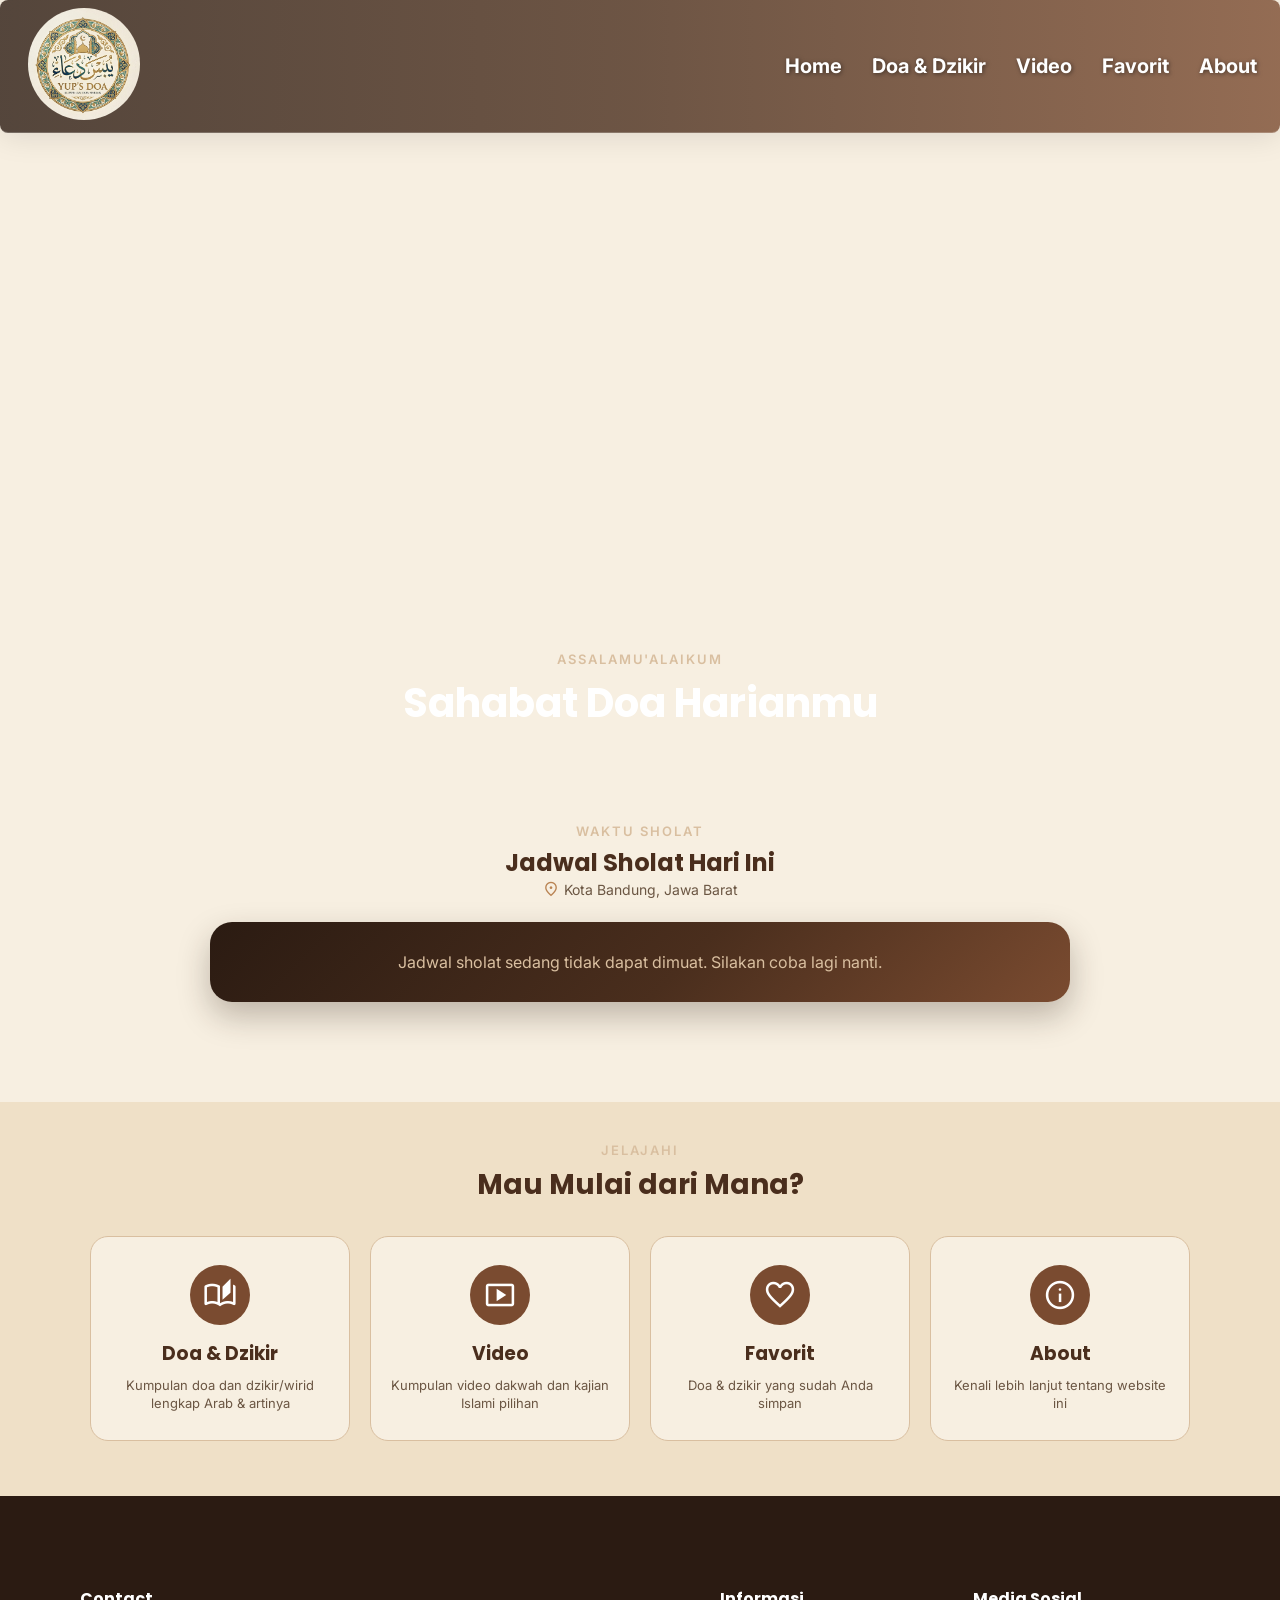
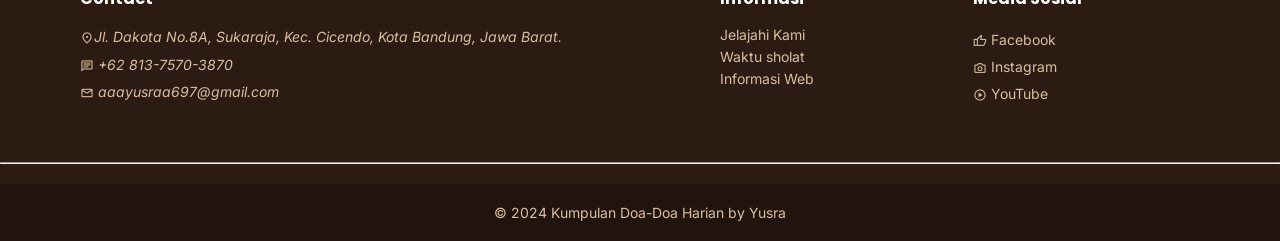
<file: index.html>
<!doctype html>
<html lang="id">
  <head>
    <meta charset="UTF-8" />
    <meta name="viewport" content="width=device-width, initial-scale=1.0" />
    <title>Yup'sDoa - Kumpulan Doa&Dzikir</title>
    <!--link buat google icon-->
    <link
      rel="stylesheet"
      href="https://fonts.googleapis.com/css2?family=Material+Symbols+Outlined"
    />
    <link rel="stylesheet" href="css/index.css" />
    <link rel="stylesheet" href="css/style.css" />
    <!--link google fonts-->
    <link
      href="https://fonts.googleapis.com/css2?family=Inter:wght@400;500;600&family=Poppins:wght@500;600;700&display=swap"
      rel="stylesheet"
    />
  </head>
  <body>
    <header>
      <div class="logo">
        <img src="./assets/logo-utama.jpg" alt="Logo Yup's Doa" />
      </div>
      <nav>
        <ul class="ul-nav">
          <li><a href="./index.html">Home</a></li>
          <li><a href="html/doa-dzikir.html">Doa & Dzikir</a></li>
          <li><a href="html/video.html">Video</a></li>
          <li><a href="html/favorit.html">Favorit</a></li>
          <li><a href="html/about.html">About</a></li>
        </ul>
      </nav>
    </header>

    <main>
      <!--buat tampilan vidio di HOME-->
      <div class="slider">
        <div class="slide">
          <video muted loop autoplay>
            <source src="assets/intro.mp4" type="video/mp4" />
          </video>
        </div>
        <!--buat teks area dalam vidio-->
        <div class="hero-caption">
          <p class="eyebrow">Assalamu'alaikum</p>
          <h1>Sahabat Doa Harianmu</h1>
        </div>
      </div>

      <!-- Jadwal Sholat khusus Kota Bandung -->
      <section class="jadwal-shalat" id="solat">
        <p class="eyebrow">Waktu Sholat</p>
        <h2>Jadwal Sholat Hari Ini</h2>
        <p class="jadwal-shalat-lokasi">
          <span class="material-symbols-outlined" aria-hidden="true"
            >location_on</span
          >Kota Bandung, Jawa Barat
        </p>
        <div class="jadwal-shalat-card" id="jadwal-shalat-card">
          <div class="loader"></div>
        </div>
      </section>

      <!-- pengenalan singkat tentang fitur web nya -->
      <section class="quick-menu" id="jelajah">
        <p class="eyebrow">Jelajahi</p>
        <h2>Mau Mulai dari Mana?</h2>
        <div class="menu-grid">
          <a class="menu-card" href="html/doa-dzikir.html">
            <span class="material-symbols-outlined" aria-hidden="true"
              >auto_stories</span
            >
            <h3>Doa & Dzikir</h3>
            <p>Kumpulan doa dan dzikir/wirid lengkap Arab & artinya</p>
          </a>
          <a class="menu-card" href="html/video.html">
            <span class="material-symbols-outlined" aria-hidden="true"
              >smart_display</span
            >
            <h3>Video</h3>
            <p>Kumpulan video dakwah dan kajian Islami pilihan</p>
          </a>
          <a class="menu-card" href="html/favorit.html">
            <span class="material-symbols-outlined" aria-hidden="true"
              >favorite</span
            >
            <h3>Favorit</h3>
            <p>Doa & dzikir yang sudah Anda simpan</p>
          </a>
          <a class="menu-card" href="html/about.html">
            <span class="material-symbols-outlined" aria-hidden="true"
              >info</span
            >
            <h3>About</h3>
            <p>Kenali lebih lanjut tentang website ini</p>
          </a>
        </div>
      </section>
    </main>

    <footer>
      <div class="footer-container">
        <div class="footer-section contact-section">
          <h3>Contact</h3>
          <address>
            <li>
              <span class="material-symbols-outlined" aria-hidden="true"
                >location_on</span
              >Jl. Dakota No.8A, Sukaraja, Kec. Cicendo, Kota Bandung, Jawa
              Barat.
            </li>
            <li>
              <span class="material-symbols-outlined" aria-hidden="true"
                >chat</span
              >
              +62 813-7570-3870
            </li>
            <li>
              <a href="mailto:aaayusraa697@gmail.com"
                ><span class="material-symbols-outlined" aria-hidden="true"
                  >Email</span
                >
                aaayusraa697@gmail.com</a
              >
            </li>
          </address>
        </div>
        <!-- Footer information section -->
        <div class="footer-section info-section">
          <h3>Informasi</h3>
          <ul>
            <li><a href="#jelajah">Jelajahi Kami</a></li>
            <li><a href="#solat">Waktu sholat</a></li>
            <li><a href="/html/about.html" target="_self">Informasi Web</a></li>
          </ul>
        </div>
        <!-- Footer grup social media -->
        <div class="footer-section social-section">
          <h3>Media Sosial</h3>
          <ul>
            <li>
              <a href="https://web.facebook.com"
                ><span class="material-symbols-outlined" aria-hidden="true"
                  >thumb_up</span
                >
                Facebook</a
              >
            </li>
            <li>
              <a href="https://www.instagram.com/__aprllsda04/?__pwa=1"
                ><span class="material-symbols-outlined" aria-hidden="true"
                  >photo_camera</span
                >
                Instagram</a
              >
            </li>
            <li>
              <a href="https://www.youtube.com/?bp=wgUCEAE%3D"
                ><span class="material-symbols-outlined" aria-hidden="true"
                  >play_circle</span
                >
                YouTube</a
              >
            </li>
          </ul>
        </div>
      </div>
      <hr />

      <div class="footer-bottom">
        <p>&copy; 2024 Kumpulan Doa-Doa Harian by Yusra</p>
      </div>
    </footer>
    <script src="js/index.js"></script>
  </body>
</html>
</file>
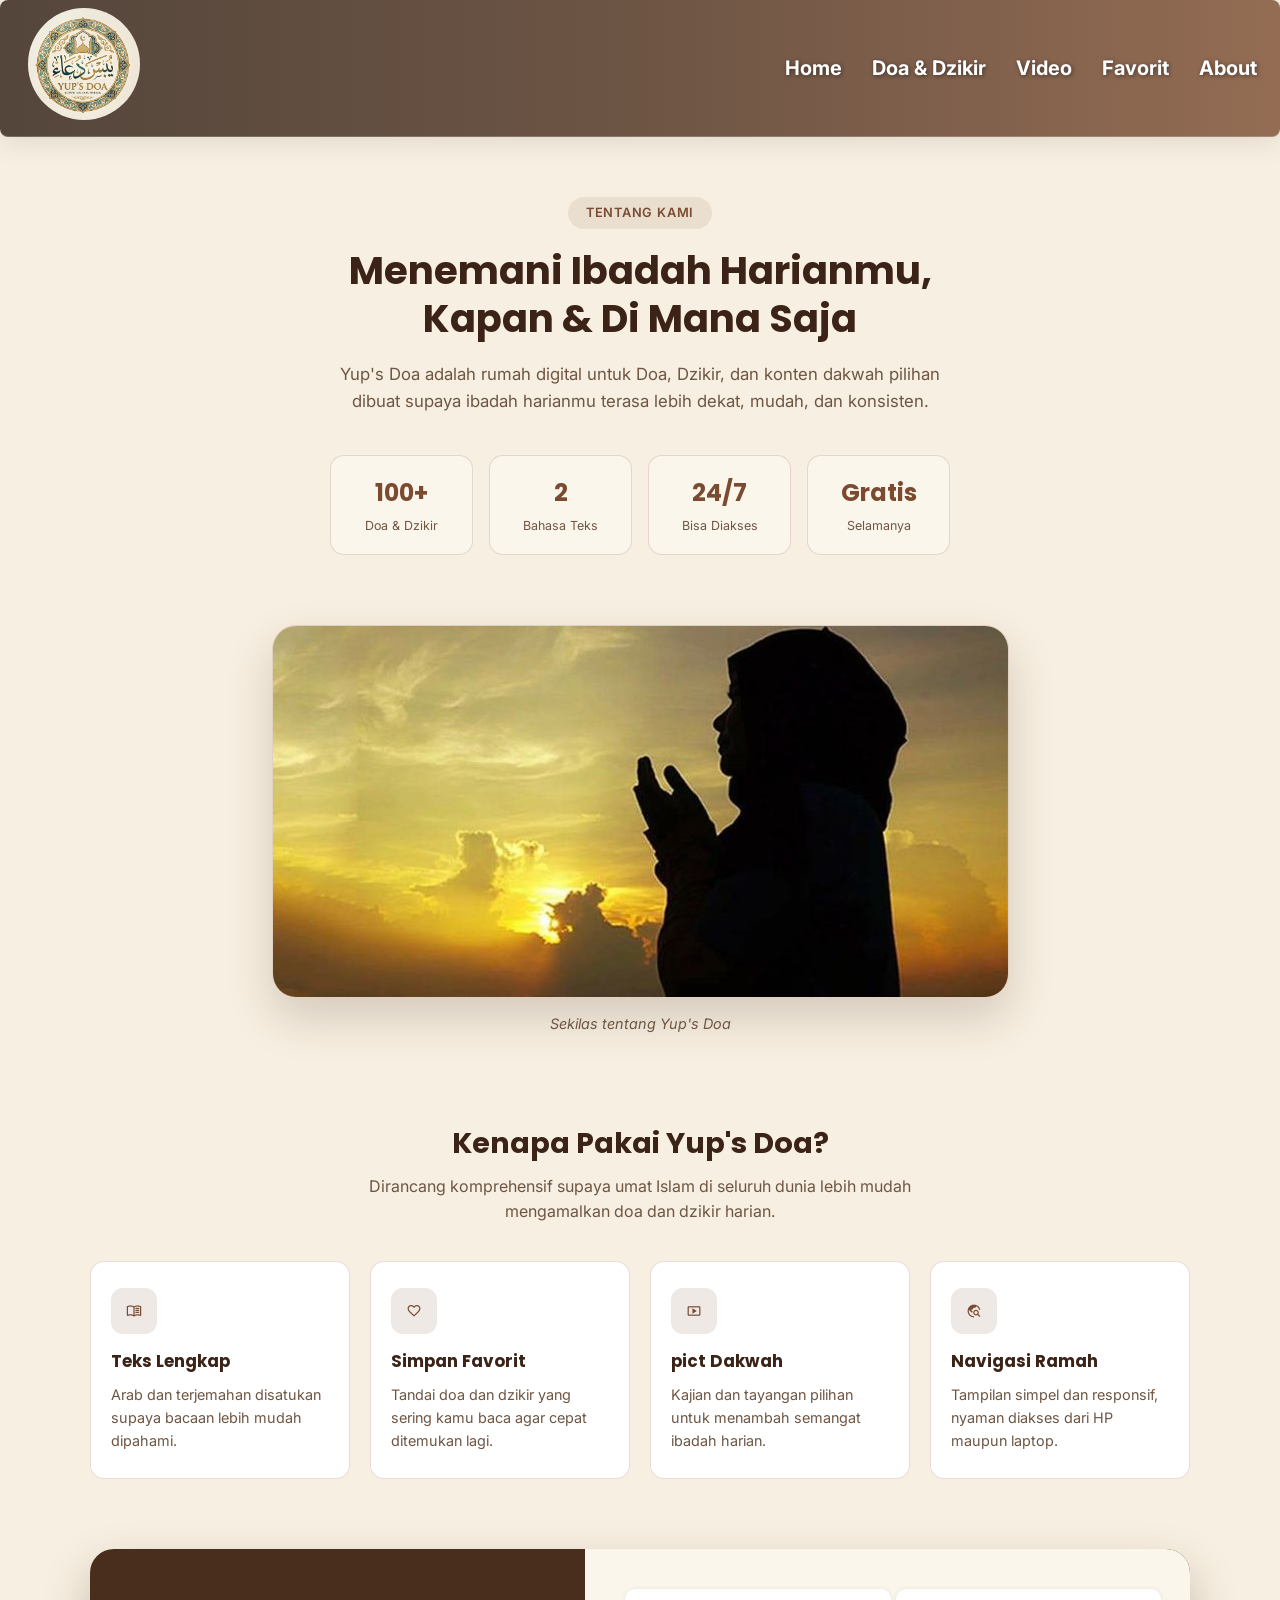
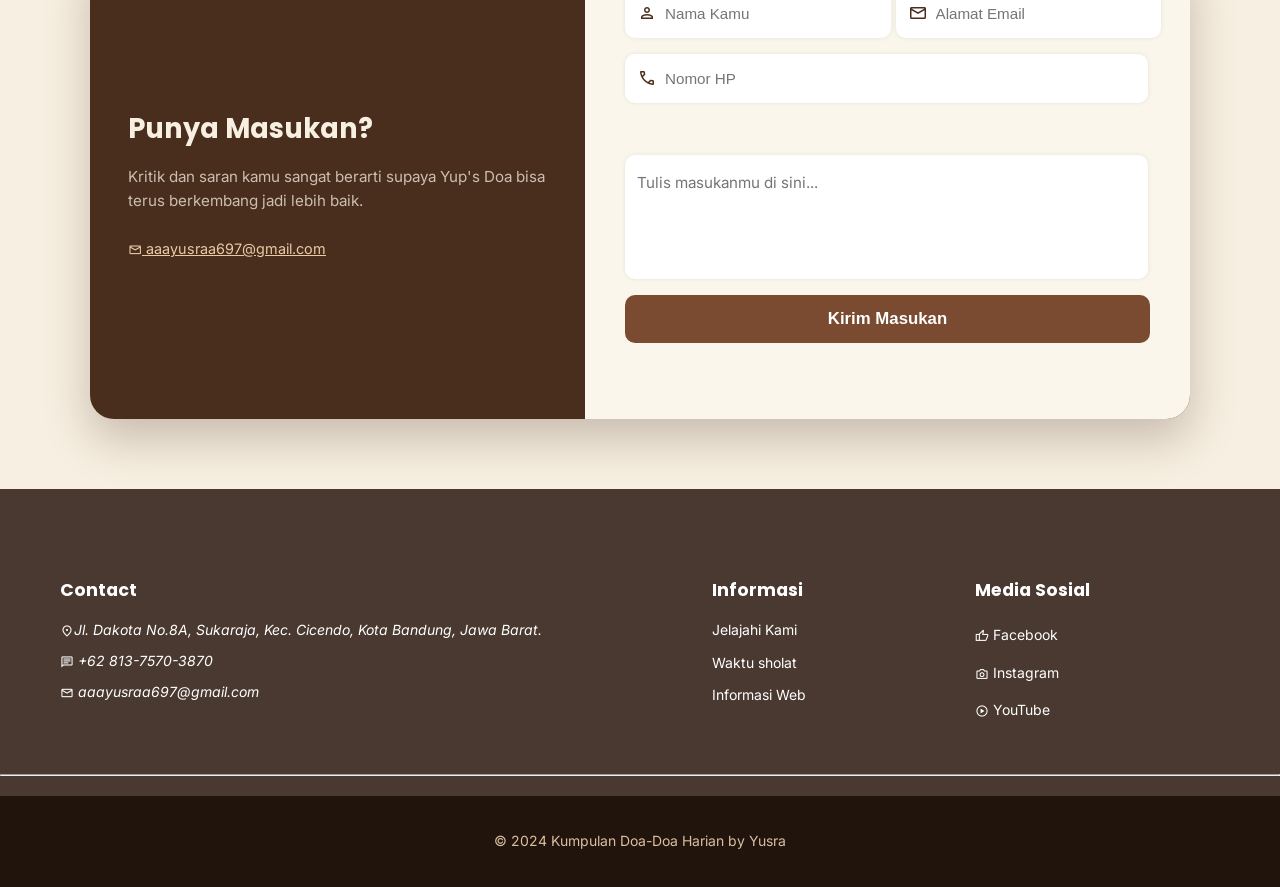
<file: html/about.html>
<!DOCTYPE html>
<html lang="id">
  <head>
    <meta charset="UTF-8" />
    <meta name="viewport" content="width=device-width, initial-scale=1.0" />
    <title>About Yup's Doa Harian</title>
    <link rel="stylesheet" href="https://fonts.googleapis.com/css2?family=Material+Symbols+Outlined" />
    <link rel="stylesheet" href="../css/about.css" />
    <link rel="stylesheet" href="../css/style.css" />
    <link href="https://fonts.googleapis.com/css2?family=Inter:wght@400;500;600&family=Poppins:wght@500;600;700;800&display=swap" rel="stylesheet">
  </head>
  <body>
    <!-- Navbar ditulis manual (logo + menu) -->
    <header>
      <div class="logo">
        <img src="../assets/logo-utama.jpg" alt="Logo Yup's Doa" />
      </div>
      <nav>
        <ul class="ul-nav">
          <li><a href="../index.html">Home</a></li>
          <li><a href="doa-dzikir.html">Doa & Dzikir</a></li>
          <li><a href="video.html">Video</a></li>
          <li><a href="favorit.html">Favorit</a></li>
          <li><a href="about.html">About</a></li>
        </ul>
      </nav>
    </header>

    <!--membuat section infoo-->
    <main id="info">
      <section class="about-hero">
        <div class="about-hero-badge">Tentang Kami</div>
        <h1 class="about-hero-title">
          Menemani Ibadah Harianmu, 
        </br>Kapan & Di Mana Saja
        </h1>
        <p class="about-hero-subtitle">
          Yup's Doa adalah rumah digital untuk Doa, Dzikir, dan konten dakwah
          pilihan dibuat supaya ibadah harianmu terasa lebih dekat, mudah,
          dan konsisten.
        </p>

        <!-- Statistik singkat -->
        <div class="about-stats">
          <div class="about-stats-item">
            <span class="about-stats-num">100+</span>
            <span class="about-stats-label">Doa & Dzikir</span>
          </div>
          <div class="about-stats-item">
            <span class="about-stats-num">2</span>
            <span class="about-stats-label">Bahasa Teks</span>
          </div>
          <div class="about-stats-item">
            <span class="about-stats-num">24/7</span>
            <span class="about-stats-label">Bisa Diakses</span>
          </div>
          <div class="about-stats-item">
            <span class="about-stats-num">Gratis</span>
            <span class="about-stats-label">Selamanya</span>
          </div>
        </div>
      </section>

      <!--Gambar profile-->
      <section class="about-pict-wrap">
        <!-- Pembungkus gambar, class ini yang memberi border-radius & shadow -->
        <div class="about-pict-frame">
          <img class="responsive-pict" src="../assets/gambar1.jpg" alt="Seseorang sedang berdoa saat matahari terbenam" />
        </div>
        <p class="about-pict-caption">Sekilas tentang Yup's Doa</p>
      </section>

      <!-- ============ grid keunggulan ============ -->
      <section class="about-features">
        <h2 class="section-heading">Kenapa Pakai Yup's Doa?</h2>
        <p class="section-subheading">
          Dirancang komprehensif supaya umat Islam di seluruh dunia lebih
          mudah mengamalkan doa dan dzikir harian.
        </p>
        <!-- Wadah grid untuk 4 kartu fitur di bawah ini -->
        <div class="feature-grid">
          <div class="feature-card">
            <span class="material-symbols-outlined feature-card-icon" aria-hidden="true">menu_book</span>
            <h3>Teks Lengkap</h3>
            <p>Arab dan terjemahan disatukan supaya bacaan lebih mudah dipahami.</p>
          </div>
          <div class="feature-card">
            <span class="material-symbols-outlined feature-card-icon" aria-hidden="true">favorite</span>
            <h3>Simpan Favorit</h3>
            <p>Tandai doa dan dzikir yang sering kamu baca agar cepat ditemukan lagi.</p>
          </div>
          <div class="feature-card">
            <span class="material-symbols-outlined feature-card-icon" aria-hidden="true">smart_display</span>
            <h3>pict Dakwah</h3>
            <p>Kajian dan tayangan pilihan untuk menambah semangat ibadah harian.</p>
          </div>
          <div class="feature-card">
            <span class="material-symbols-outlined feature-card-icon" aria-hidden="true">travel_explore</span>
            <h3>Navigasi Ramah</h3>
            <p>Tampilan simpel dan responsif, nyaman diakses dari HP maupun laptop.</p>
          </div>
        </div>
      </section>

      <!-- ============ FEEDBACK ============ -->
      <section class="about-feedback">
        <div class="feedback-panel">
          <div class="feedback-panel-intro">
            <h2>Punya Masukan?</h2>
            <p>
              Kritik dan saran kamu sangat berarti supaya Yup's Doa bisa terus
              berkembang jadi lebih baik.
            </p>
            <div class="feedback-contact-mini">
              <a href="mailto:aaayusraa697@gmail.com:"><span class="material-symbols-outlined" aria-hidden="true">mail</span>
              <span>aaayusraa697@gmail.com</span></a>
            </div>
          </div>

          <!-- form feedback -->
          <form id="feedback-form" class="feedback-panel-form">
            <div class="form-row">
              <div class="input-container">
                <span class="material-symbols-outlined" aria-hidden="true">person</span>
                <input type="text" id="name" name="name" placeholder="Nama Kamu" required />
              </div>
              <div class="input-container">
                <span class="material-symbols-outlined" aria-hidden="true">mail</span>
                <input type="email" id="email" name="email" placeholder="Alamat Email" required />
              </div>
            </div>
            <div class="input-container">
              <span class="material-symbols-outlined" aria-hidden="true">call</span>
              <input type="tel" id="phone" name="phone" placeholder="Nomor HP" maxlength="14" inputmode="numeric" required />
            </div>
            <span id="phone-error" class="input-error"></span>
            <div class="input-container input-container--textarea">
              <textarea id="message" name="message" placeholder="Tulis masukanmu di sini..." required></textarea>
            </div>
            <button type="submit">Kirim Masukan</button>
            <div id="form-response" class="form-response"></div>
          </form>
        </div>
      </section>
    </main>

    <footer>
      <div class="footer-container">
        <div class="footer-section contact-section">
          <h3>Contact</h3>
          <address>
            <li>
              <span class="material-symbols-outlined" aria-hidden="true">location_on</span>Jl. Dakota No.8A, Sukaraja, Kec. Cicendo,
              Kota Bandung, Jawa Barat.
            </li>
            <li><span class="material-symbols-outlined" aria-hidden="true">chat</span> +62 813-7570-3870</li>
            <li><a href="mailto:aaayusraa697@gmail.com"><span class="material-symbols-outlined" aria-hidden="true">Email</span> aaayusraa697@gmail.com</a></li>
          </address>
        </div>
        <div class="footer-section info-section">
          <h3>Informasi</h3>
            <ul>
              <li><a href="../index.html#jelajah" target="_self">Jelajahi Kami</a></li>
              <li><a href="../index.html#solat" target="_self">Waktu sholat</a></li>
              <li><a href="#info">Informasi Web</a></li>
            </ul>        
        </div>
        <div class="footer-section social-section">
          <h3>Media Sosial</h3>
          <ul>
            <li>
              <a href="https://web.facebook.com"
                ><span class="material-symbols-outlined" aria-hidden="true">thumb_up</span> Facebook</a
              >
            </li>
            <li>
              <a href="https://www.instagram.com/__aprllsda04/?__pwa=1"
                ><span class="material-symbols-outlined" aria-hidden="true">photo_camera</span> Instagram</a
              >
            </li>
            <li>
              <a href="www.youtube.com/@yusraaprilisda6"
                ><span class="material-symbols-outlined" aria-hidden="true">play_circle</span> YouTube</a
              >
            </li>
          </ul>
        </div>
      </div>
      <hr />
      <div class="footer-bottom">
        <p>&copy; 2024 Kumpulan Doa-Doa Harian by Yusra</p>
      </div>
    </footer>

    <script src="../js/about.js"></script>
  </body>
</html>
</file>
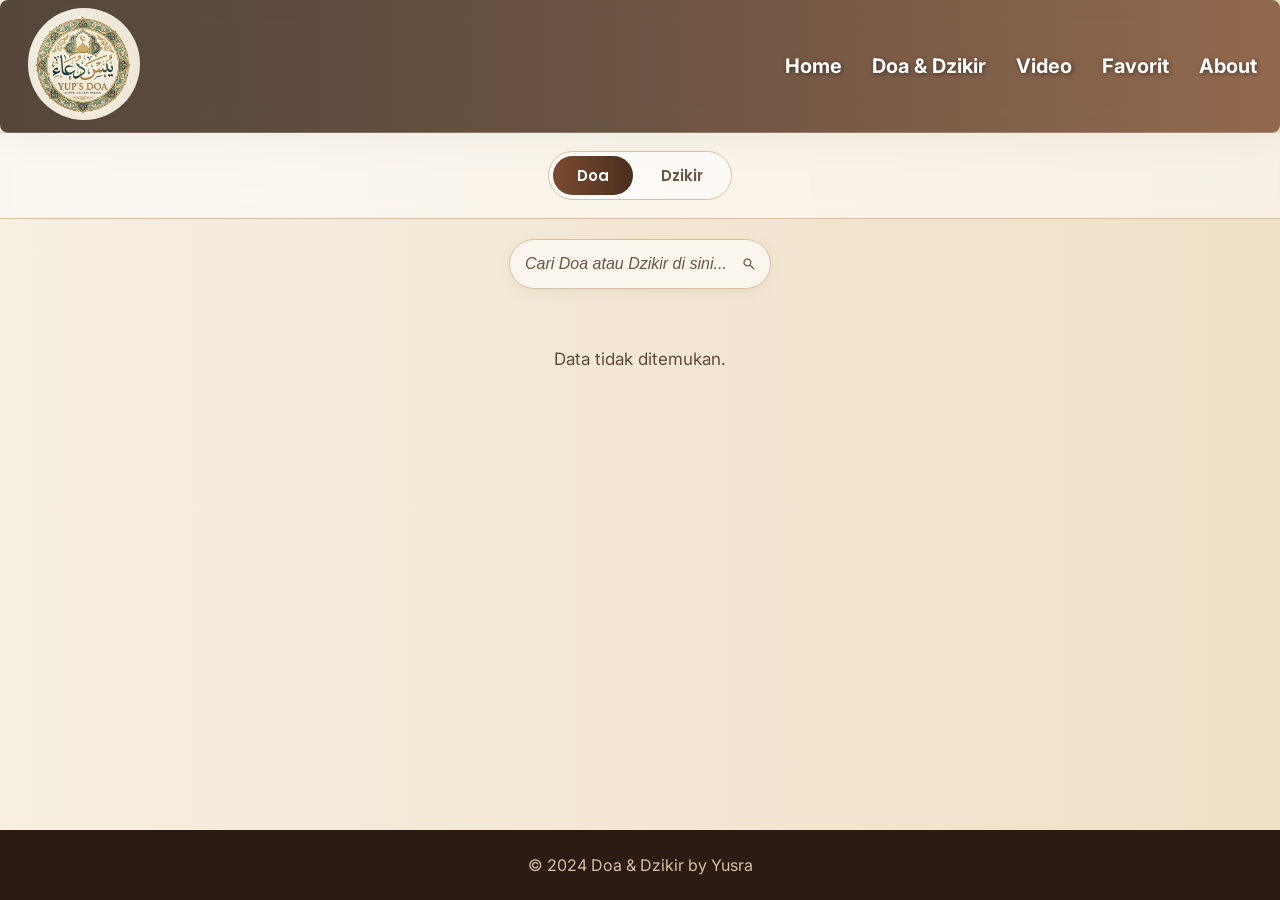
<file: html/doa-dzikir.html>
<!DOCTYPE html>
<html lang="id">
<head>
  <meta charset="UTF-8">
  <meta name="viewport" content="width=device-width, initial-scale=1.0">
  <title>Doa & Dzikir - Yup'sDoa</title>
  <link rel="stylesheet" href="https://fonts.googleapis.com/css2?family=Material+Symbols+Outlined" />
  <link rel="stylesheet" href="../css/doa-dzikir.css">
  <link rel="stylesheet" href="../css/style.css">
  <link href="https://fonts.googleapis.com/css2?family=Inter:wght@400;500;600&family=Poppins:wght@500;600;700&display=swap" rel="stylesheet">
</head>
<body>

  <!-- Buat Navbar paling atas-->
  <div class="dd-sticky-nav">
    <header>
      <div class="logo">
        <img src="../assets/logo-utama.jpg" alt="Logo Yup's Doa" />
      </div>
      <nav>
        <ul class="ul-nav">
          <li><a href="../index.html">Home</a></li>
          <li><a href="doa-dzikir.html">Doa & Dzikir</a></li>
          <li><a href="video.html">Video</a></li>
          <li><a href="favorit.html">Favorit</a></li>
          <li><a href="about.html">About</a></li>
        </ul>
      </nav>
    </header>

    <!-- Top bar khusus tab Doa/dzikir -->
    <div class="dd-topbar">
      <div class="dd-tabs" id="dd-tabs">
        <button type="button" class="dd-tab active" data-tab="doa">Doa</button>
        <button type="button" class="dd-tab" data-tab="dzikir">Dzikir</button>
      </div>
    </div>
  </div>

  <!-- Kotak pencarian -->
  <div class="search-container">
    <input type="text" id="search-input" placeholder="Cari Doa atau Dzikir di sini...">
    <span class="material-symbols-outlined" aria-hidden="true">search</span>
  </div>

  <!-- <main> awal berisi loader saja. Isinya berubah-ubah tergantung hal  -->
  <main id="dd-content">
    <!-- Loader ini tampil duluan sambil data dari API masih diambil. Begitu data siap, 
     doa-dzikir.js akan mengganti seluruh isi #dd-content ini dengan grid kategori -->
    <div class="loader"></div>
  </main>

  <!--buat botton tombol ke atas-->
  <button id="scroll-to-top" class="scroll-to-top">
    <span class="material-symbols-outlined" aria-hidden="true">arrow_upward</span>
  </button>

  <footer>
    <div class="footer-bottom">
      <p>&copy; 2024 Doa & Dzikir by Yusra</p>
    </div>
  </footer>

  <script src="../js/fav.js"></script>
  <script src="../js/doa-dzikir.js"></script>
</body>
</html>
</file>
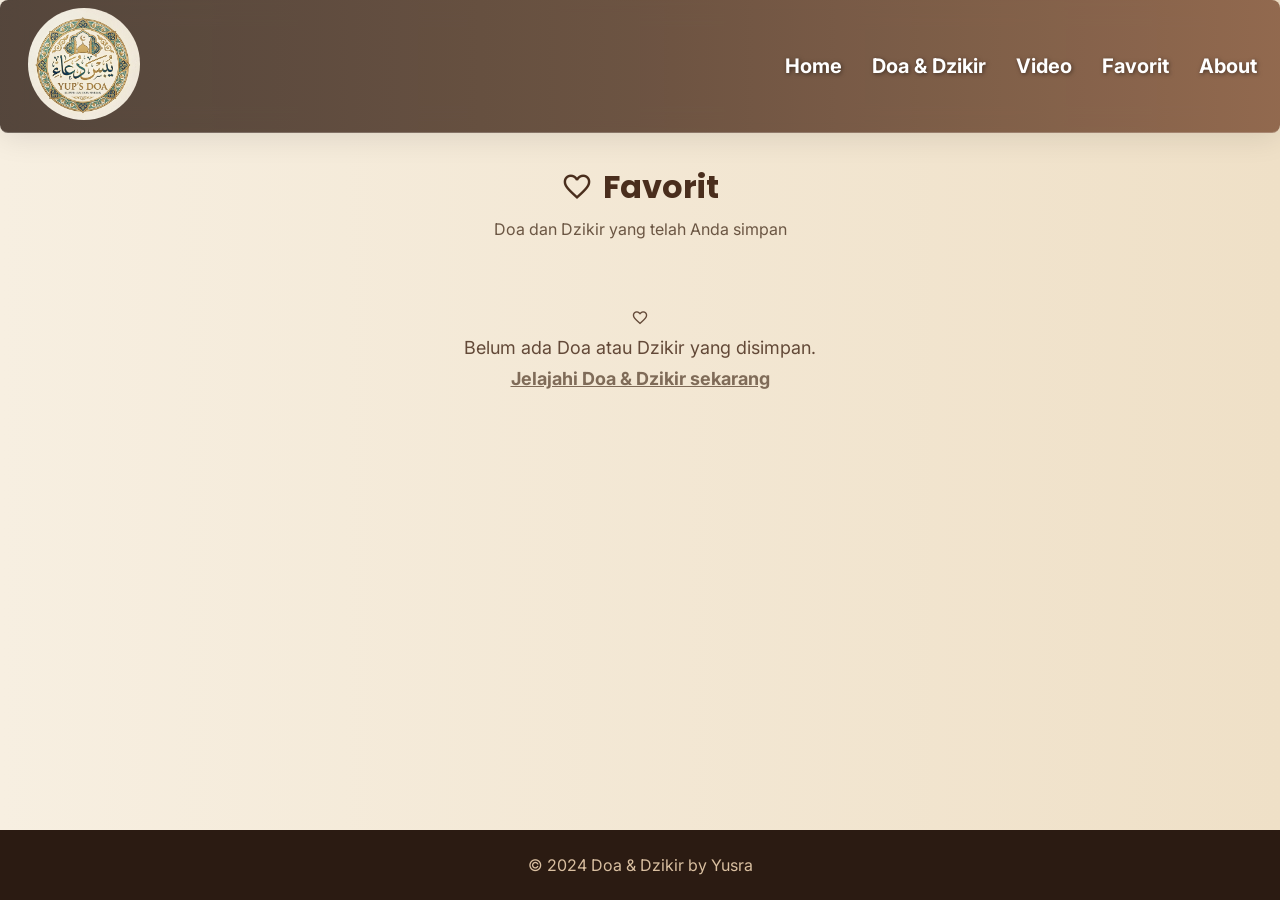
<file: html/favorit.html>
<!DOCTYPE html>
<html lang="id">
<head>
  <meta charset="UTF-8">
  <meta name="viewport" content="width=device-width, initial-scale=1.0">
  <title>Favorit - Yup'sDoa</title>
  <link rel="stylesheet" href="https://fonts.googleapis.com/css2?family=Material+Symbols+Outlined" />
  <link rel="stylesheet" href="../css/favorit.css">
  <link rel="stylesheet" href="../css/style.css">
  <link href="https://fonts.googleapis.com/css2?family=Inter:wght@400;500;600&family=Poppins:wght@500;600;700&display=swap" rel="stylesheet">
</head>
<body>
  <!-- Buat Navbar paling atas-->
  <header>
    <div class="logo">
      <img src="../assets/logo-utama.jpg" alt="Logo Yup's Doa" />
    </div>
    <nav>
      <ul class="ul-nav">
        <li><a href="../index.html">Home</a></li>
        <li><a href="doa-dzikir.html">Doa & Dzikir</a></li>
        <li><a href="video.html">Video</a></li>
        <li><a href="favorit.html">Favorit</a></li>
        <li><a href="about.html">About</a></li>
      </ul>

    </nav>

    <!--buat judul dan capt di awal-->
  </header>
  <div class="page-heading">
    <h1><span class="material-symbols-outlined" aria-hidden="true">favorite</span> Favorit</h1>
    <p>Doa dan Dzikir yang telah Anda simpan</p>
  </div>

  <!-- <main> ini awalnya kosong, isinya akan diisi sepenuhnya lewat favorit.js -->
  <main id="list-favorit">
  </main>

  <!-- Tombol scroll ke atas, favorit.js hanya mengatur kapan muncul/hilang (.show) dan aksi klik-nya -->
  <button id="scroll-to-top" class="scroll-to-top">
    <span class="material-symbols-outlined" aria-hidden="true">arrow_upward</span>
  </button>

  <footer>
    <div class="footer-bottom">
      <p>&copy; 2024 Doa & Dzikir by Yusra</p>
    </div>
  </footer>


  <script src="../js/fav.js"></script>
  <script src="../js/favorit.js"></script>
</body>
</html>
</file>
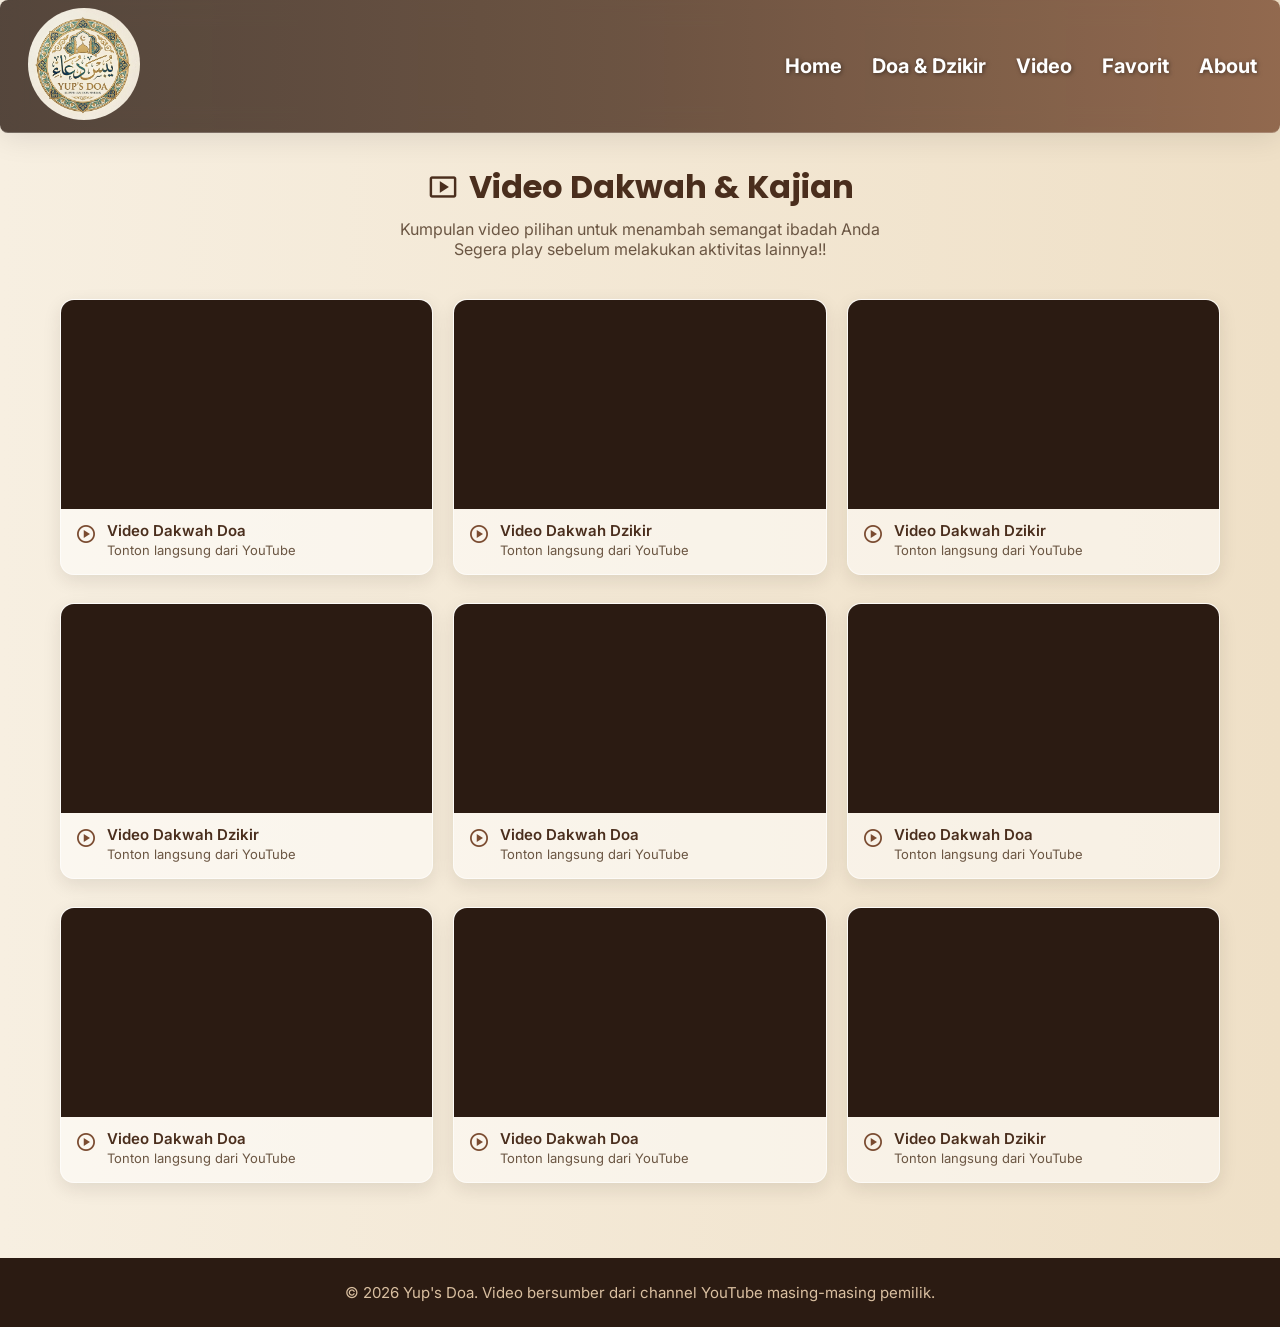
<file: html/video.html>
<!DOCTYPE html>
<html lang="id">
<head>
  <meta charset="UTF-8">
  <meta name="viewport" content="width=device-width, initial-scale=1.0">
  <title>Video Dakwah - Yup'sDoa</title>
  <link rel="stylesheet" href="https://fonts.googleapis.com/css2?family=Material+Symbols+Outlined" />
  <link rel="stylesheet" href="../css/video.css">
  <link rel="stylesheet" href="../css/style.css">
  <link href="https://fonts.googleapis.com/css2?family=Inter:wght@400;500;600&family=Poppins:wght@500;600;700&display=swap" rel="stylesheet">
</head>
<body>
      <header>
        <div class="logo">
          <img src="../assets/logo-utama.jpg" alt="Logo Yup's Doa" />
        </div>
        <nav>
          <ul class="ul-nav">
            <li><a href="../index.html">Home</a></li>
            <li><a href="doa-dzikir.html">Doa & Dzikir</a></li>
            <li><a href="video.html">Video</a></li>
            <li><a href="favorit.html">Favorit</a></li>
            <li><a href="about.html">About</a></li>
          </ul>
        </nav>
      </header>

  <!-- Wadah konten utama halaman, membungkus judul halaman & grid video -->
  <main>
  <!-- Bagian judul halaman -->
  <div class="page-heading">
    <h1><span class="material-symbols-outlined" aria-hidden="true">smart_display</span> Video Dakwah & Kajian</h1>
    <p>Kumpulan video pilihan untuk menambah semangat ibadah Anda 
      <br>Segera play sebelum melakukan aktivitas lainnya!!</p>
  </div>

<!-- daftar 9 video dakwah -->
<div class="video-grid">
    <div class="video-card">
      <div class="video-frame-wrapper">
        <iframe
          src="https://www.youtube.com/embed/0OsdqXlSvjU"
          title="Video Dakwah Doa"
          allowfullscreen
          loading="lazy"
        ></iframe>
      </div>
      <div class="video-info">
        <span class="material-symbols-outlined" aria-hidden="true">play_circle</span>
        <div class="video-text">
          <span class="video-title">Video Dakwah Doa</span>
          <span class="video-sub">Tonton langsung dari YouTube</span>
        </div>
      </div>
    </div>

    <div class="video-card">
      <div class="video-frame-wrapper">
        <iframe
          src="https://www.youtube.com/embed/TKz4pTvB9j8"
          title="Video Dakwah Dzikir"
          allowfullscreen
          loading="lazy"
        ></iframe>
      </div>
      <div class="video-info">
        <span class="material-symbols-outlined" aria-hidden="true">play_circle</span>
        <div class="video-text">
          <span class="video-title">Video Dakwah Dzikir</span>
          <span class="video-sub">Tonton langsung dari YouTube</span>
        </div>
      </div>
    </div>

    <div class="video-card">
      <div class="video-frame-wrapper">
        <iframe
          src="https://www.youtube.com/embed/qlk5Y1Sv9KA"
          title="Video Dakwah Dzikir"
          allowfullscreen
          loading="lazy"
        ></iframe>
      </div>
      <div class="video-info">
        <span class="material-symbols-outlined" aria-hidden="true">play_circle</span>
        <div class="video-text">
          <span class="video-title">Video Dakwah Dzikir</span>
          <span class="video-sub">Tonton langsung dari YouTube</span>
        </div>
      </div>
    </div>

    <div class="video-card">
      <div class="video-frame-wrapper">
        <iframe
          src="https://www.youtube.com/embed/TNAHR1qJpjU"
          title="Video Dakwah Dzikir"
          allowfullscreen
          loading="lazy"
        ></iframe>
      </div>
      <div class="video-info">
        <span class="material-symbols-outlined" aria-hidden="true">play_circle</span>
        <div class="video-text">
          <span class="video-title">Video Dakwah Dzikir</span>
          <span class="video-sub">Tonton langsung dari YouTube</span>
        </div>
      </div>
    </div>

    <div class="video-card">
      <div class="video-frame-wrapper">
        <iframe
          src="https://www.youtube.com/embed/a20aXW41jUg"
          title="Video Dakwah Doa"
          allowfullscreen
          loading="lazy"
        ></iframe>
      </div>
      <div class="video-info">
        <span class="material-symbols-outlined" aria-hidden="true">play_circle</span>
        <div class="video-text">
          <span class="video-title">Video Dakwah Doa</span>
          <span class="video-sub">Tonton langsung dari YouTube</span>
        </div>
      </div>
    </div>
    
    <div class="video-card">
      <div class="video-frame-wrapper">
        <iframe
          src="https://www.youtube.com/embed/0OsdqXlSvjU"
          title="Video Dakwah Doa"
          allowfullscreen
          loading="lazy"
        ></iframe>
      </div>
      <div class="video-info">
        <span class="material-symbols-outlined" aria-hidden="true">play_circle</span>
        <div class="video-text">
          <span class="video-title">Video Dakwah Doa</span>
          <span class="video-sub">Tonton langsung dari YouTube</span>
        </div>
      </div>
    </div>

    <div class="video-card">
      <div class="video-frame-wrapper">
        <iframe
          src="https://www.youtube.com/embed/G1ow-1D3AcY"
          title="Video Dakwah Doa"
          allowfullscreen
          loading="lazy"
        ></iframe>
      </div>
      <div class="video-info">
        <span class="material-symbols-outlined" aria-hidden="true">play_circle</span>
        <div class="video-text">
          <span class="video-title">Video Dakwah Doa</span>
          <span class="video-sub">Tonton langsung dari YouTube</span>
        </div>
      </div>
    </div>

    <div class="video-card">
      <div class="video-frame-wrapper">
        <iframe
          src="https://www.youtube.com/embed/7qXvEem7DbM"
          title="Video Dakwah Doa"
          allowfullscreen
          loading="lazy"
        ></iframe>
      </div>
      <div class="video-info">
        <span class="material-symbols-outlined" aria-hidden="true">play_circle</span>
        <div class="video-text">
          <span class="video-title">Video Dakwah Doa</span>
          <span class="video-sub">Tonton langsung dari YouTube</span>
        </div>
      </div>
    </div>
    
    <div class="video-card">
      <div class="video-frame-wrapper">
        <iframe
          src="https://www.youtube.com/embed/tdgOyxp69-s"
          title="Video Dakwah Dzikir"
          allowfullscreen
          loading="lazy"
        ></iframe>
      </div>
      <div class="video-info">
        <span class="material-symbols-outlined" aria-hidden="true">play_circle</span>
        <div class="video-text">
          <span class="video-title">Video Dakwah Dzikir</span>
          <span class="video-sub">Tonton langsung dari YouTube</span>
        </div>
      </div>
    </div>
  </div>
  </main>

  <footer>
    <div class="footer-bottom">
      <p>&copy; 2026 Yup's Doa. Video bersumber dari channel YouTube masing-masing pemilik.</p>
    </div>
  </footer>

</body>
</html>
</file>
<file: css/index.css>
html {
  scroll-behavior: smooth;
}

* {
  padding: 0;
  margin: 0;
  box-sizing: border-box; /* border-box membuat lebar/tinggi elemen sudah termasuk padding & border-nya, jadi lebih gampang diatur presisinya */
}

body {
  font-family: "Inter", Arial, sans-serif;
  color: #3b2417;
  overflow-x: hidden;
  background: #f7efe1;
  user-select: none;
}

h1,
h2,
h3 {
  font-family: "Poppins", "Inter", sans-serif;
  color: #4a2e1d;
}

/* label kecil assalamualaikum */
.eyebrow {
  font-size: 13px;
  font-weight: 600;
  letter-spacing: 0.15em; /* jarak antar huruf dilebarkan, gaya khas label kecil */
  text-transform: uppercase; /* teks otomatis jadi HURUF BESAR SEMUA */
  color: #d9bfa0;
  margin-bottom: 6px;
}

/* Bingkai tinggi tetap yang membungkus video/gambar slide */
.slider {
  width: 100%;
  height: 70vh;
  position: relative;
  margin-top: 10px;
  overflow: hidden;
}

/*buat ngatur peletakan teks di dalam vidio*/
.slide {
  position: absolute;
  top: 0;
  left: 0;
  width: 100%;
  height: 100%;
}

/* Video di dalam slide */
video {
  width: 100%;
  height: 100%;
  object-fit: cover;
}

/* Teks caption yang melayang di atas video hero */
.hero-caption {
  position: absolute;
  bottom: 40px;
  left: 0;
  right: 0;
  z-index: 4;
  text-align: center;
  padding: 0 20px;
}

.hero-caption h1 {
  color: #fff;
  font-size: 40px;
  font-weight: 700;
}

/* MENU CEPAT*/
/* Bagian pengaturan kartu-kartu menu cepat (Doa & Dzikir, Video, Favorit, About) */
.quick-menu {
  background: #efe0c7;
  padding: 40px 20px 55px;
  text-align: center;
}

/*mengatur posisi bagian "mulai dari mana?"*/
.quick-menu h2 {
  font-size: 28px;
  margin-bottom: 30px;
}

/*Penyusunan kartu jadi vertikal*/
.menu-grid {
  display: grid;
  grid-template-columns: repeat(4, 1fr); /* 4 kolom sama lebar */
  gap: 20px;
  max-width: 1100px;
  margin: 0 auto;
}

/* Satu kartu menu dengan iconnnya*/
.menu-card {
  background: #f7efe1;
  border: 1px solid #d9bfa0;
  border-radius: 18px;
  padding: 28px 18px;
  text-decoration: none;
  display: flex;
  flex-direction: column; /* ikon, judul, deskripsi ditumpuk vertikal */
  align-items: center;
  gap: 8px;
  transition: transform 0.3s;
}

/* Ikon lingkaran coklat di dalam tiap kartu menu */
.menu-card .material-symbols-outlined {
  font-size: 34px;
  color: #fff;
  background: #7a4b30;
  width: 60px;
  height: 60px;
  display: flex;
  align-items: center;
  justify-content: center; /* ikon rata tengah persis di dalam lingkaran */
  border-radius: 50%;
  margin-bottom: 6px;
}

/*buat teks paragraf di slm kartu*/
.menu-card p {
  font-size: 13px;
  color: #6b5643;
  line-height: 1.4;
}

/*efek menonjol pada tiap kartu */
.menu-card:hover {
  transform: scale(1.02);
}

/* JADWAL SHOLAT Kota Bandung*/
/* Wadah section jadwal sholat*/
.jadwal-shalat {
  max-width: 900px;
  margin: 50px auto 0;
  padding: 0 20px;
  text-align: center;
}

/* Baris kecil "Kota Bandung, Jawa Barat" di bawah judul section */
.jadwal-shalat-lokasi {
  display: flex;
  align-items: center;
  justify-content: center;
  gap: 4px;
  font-size: 14px;
  color: #6b5643;
  margin-bottom: 24px;
}

/*pengaturan buat icon tag lokasi nya*/
.jadwal-shalat-lokasi .material-symbols-outlined {
  font-size: 18px;
  color: #b98352;
}

/*ngatur kartu tiap waktu sholat*/
.jadwal-shalat-card {
  background: linear-gradient(135deg, #2b1b12 0%, #4a2e1d 55%, #7a4b30 100%);
  border-radius: 22px;
  padding: 30px 24px;
  box-shadow: 0 14px 32px rgba(43, 27, 18, 0.28);
  margin-bottom: 100px;
}

/*ngatur tanggal yang di dalam wadah jadwal solat*/
.shalat-tanggal {
  font-family: "Poppins", sans-serif;
  font-size: 15px;
  font-weight: 600;
  letter-spacing: 0.03em;
  color: #d9bfa0;
  margin-bottom: 22px;
}

/* mgatur Grid 5 waktu sholat secara vertical*/
.shalat-grid {
  display: flex;
  flex-wrap: wrap;
  justify-content: center;
  gap: 12px;
}

/* Satu kartu kecil untuk 1 waktu sholat */
.shalat-tile {
  flex: 1 1 100px; /* boleh melebar/menyusut, tapi lebar dasarnya 100px */
  min-width: 90px;
  max-width: 150px;
  display: flex;
  flex-direction: column;
  align-items: center;
  gap: 7px;
  padding: 16px 8px;
  border-radius: 16px;
  background: rgba(255, 255, 255, 0.08);
  border: 1px solid rgba(255, 255, 255, 0.14);
}

.shalat-tile .material-symbols-outlined {
  font-size: 26px;
  color: #d9bfa0;
}

/*ngatur bagian nama solatnya*/
.shalat-label {
  font-size: 13px;
  font-weight: 600;
  color: #d9bfa0;
  text-transform: uppercase;
  letter-spacing: 0.04em;
}

/*dibagian jam nya*/
.shalat-jam {
  font-family: "Poppins", sans-serif;
  font-size: 19px;
  font-weight: 700;
  color: #fff;
}

/* Tile untuk waktu sholat barikutnya (belum lewat jamnya), ditandai
   lewat class "active" yang ditambahkan oleh index.js.*/
.shalat-tile.active {
  background: linear-gradient(135deg, #d9bfa0 0%, #b98352 100%);
  border-color: transparent;
  transform: translateY(-5px);
  box-shadow: 0 10px 22px rgba(0, 0, 0, 0.28);
}

/*mengatur dibagian teks nya*/
.shalat-tile.active .material-symbols-outlined,
.shalat-tile.active .shalat-label,
.shalat-tile.active .shalat-jam {
  color: #2b1b12; /* teks & ikon jadi gelap, kontras dengan tile terangnya */
}

/*buat tampilan load ketika gada jaringan*/
.jadwal-shalat-card .loader {
  margin: 10px auto;
  border: 4px solid rgba(255, 255, 255, 0.2);
  border-top: 4px solid #d9bfa0;
}

.jadwal-shalat-card .empty-message {
  color: #d9bfa0;
}

/*   FOOTER */
footer {
  color: #d9bfa0;
  font-size: 15px;
  position: relative;
  background: #2b1b12;
  padding: 40px 0 0;
}

/* Wadah dalam footer yang menyusun kolom-kolom (Kontak, Sosial Media, dst) */
.footer-container {
  display: flex;
  flex-wrap: wrap; /* boleh turun baris kalau layar sempit */
  justify-content: space-between; /* jarak antar kolom disebar merata */
  max-width: 1200px;
  margin: auto;
  padding: 20px;
}

/* Tiap kolom di footer */
.footer-section {
  flex: auto;
  margin: 30px 20px;
}

/* Gaya teks umum di dalam kolom footer */
.footer-section p,
.footer-section address,
.footer-section ul,
.footer-section li {
  font-size: 14px;
  list-style: none;
  margin: 5px 0;
  color: #d9bfa0;
}

.footer-section h3 {
  margin-bottom: 15px;
  color: #fff;
  font-size: 16px;
}

.footer-section address {
  line-height: 1.6;
}

.footer-section a {
  color: #d9bfa0;
  text-decoration: none;
  transition: color 0.2s;
}

.footer-section a:hover {
  color: #fff;
}

/* link Kolom sosial media disusun ke bawah (vertikal), bukan menyamping */
.social-section ul {
  display: flex;
  flex-direction: column;
}

/* Baris paling bawah halaman, berisi teks copyright */
.footer-bottom {
  text-align: center;
  font-size: 14px;
  padding: 20px 0;
  margin-top: 20px;
  background: #21140d;
  color: #d9bfa0;
}

/*   RESPONSIVE */
@media (max-width: 900px) {
  .menu-grid {
    grid-template-columns: repeat(2, 1fr);
  }
}

@media (max-width: 768px) {
  footer {
    text-align: center; /* footer jadi rata tengah di layar sempit */
  }
  .hero-caption h1 {
    font-size: 28px; /* judul hero diperkecil dari 40px */
  }
}

/* Kalau lebar layar maksimal 576px (HP potrait) */
@media (max-width: 576px) {
  .slider {
    height: 45vh; /* tinggi hero dikurangi dari 70vh jadi 45vh, biar nggak erlalu mendominasi layar HP yang sempit & pendek */
  }
  .menu-grid {
    grid-template-columns: 1fr; /* menu cepat jadi 1 kolom penuh */
  }
  .footer-bottom {
    font-size: 13px;
  }
  .hero-caption {
    bottom: 24px;
  }
  .hero-caption h1 {
    font-size: 22px;
  }
  .jadwal-shalat-card {
    padding: 22px 14px;
  }
  .shalat-tile {
    min-width: 78px;
  }
}
</file>
<file: css/style.css>
/* File ini dipakai di SEMUA halaman (lewat <link rel="stylesheet" href="style.css">) */
.material-symbols-outlined {
  font-size: inherit; /* mengambil ukuran font dari elemen induk (misal tombol/link jadi ikon otomatis menyesuaikan ukuran teks di sekitarnya tanpa perlu diatur manual satu-satu */
  vertical-align: -0.2em;
}

/* Header/navbar utama di bagian paling atas tiap halaman */
header {
  background: linear-gradient(
    90deg,
    rgba(43, 27, 18, 0.8) 0%,
    rgba(74, 46, 29, 0.8) 50%,
    rgba(122, 75, 48, 0.8) 100%
  );
  backdrop-filter: blur(12px);
  border-bottom: 1px solid rgba(255, 255, 255, 0.2); /* garis tipis pemisah di bawah navbar */
  border-radius: 8px;
  color: #fff;
  padding: 8px;
  display: flex;
  justify-content: space-between; /* logo di kiri, menu di kanan, terpisah jauh */
  align-items: center; /* rata tengah vertikal */
  position: sticky; /* membuat navbar menempel disaat halaman di-scroll ke bawah */
  top: 0;
  z-index: 10000;
  box-shadow: 0 4px 30px rgba(0, 0, 0, 0.1);
}

/* Gambar logo di dalam navbar */
.logo img {
  width: 112px;
  height: 112px;
  object-fit: cover; /* gambar dipotong proporsional biar mengisi penuh kotak 112x112 tanpa gepeng */
  border-radius: 50%;
  margin-right: 20px;
  margin-left: 20px;
  pointer-events: none; /* pointer-events: none membuat logo TIDAK BISA diklik/dipilih/di-drag oleh mouse, murni cuma dekorasi visual */
}

nav ul {
  list-style: none;
  display: flex;
  align-items: center;
}

/* Gaya tiap link menu (misal "Home", "About") */
nav ul li a {
  color: #fff;
  display: inline-block;
  font-size: 20px;
  text-decoration: none;
  font-weight: bold;
  padding: 10px 15px;
  position: relative; /* dibuat supaya garis bawah animasi (di aturan::after di bawah) bisa diposisikan tepat relatif ke link ini */
  text-shadow: 1px 1px 4px rgba(0, 0, 0, 0.5);
  transition: transform 0.3s; /* animasi halus saat di-hover (membesar) */
}

/* Saat link menu di-hover, teksnya sedikit membesar (115%) */
nav ul li a:hover {
  transform: scale(1.15);
}

/* ::after = elemen semu yang ditambahkan otomatis stlh konten link, dipakai di sini untuk bikin garis bawah animasi */
nav ul li a::after {
  display: block;
  padding-bottom: 8px;
  border-bottom: 2px solid #fff;
  transform: scaleX(0);
  transition: transform 0.3s ease; /* biar animasi munculnya garis halus */
}

/* Saat link di-hover, garis bawahnya "melebar" jadi 50% lebar link */
nav ul li a:hover::after {
  transform: scaleX(0.5);
}

/* MEDIA QUERIES UNTUK NAVBAR */
/* menu dibuat boleh wrap ke baris baru dan jarak antar link/padding dikecilkan sedikit */
@media (max-width: 768px) {
  nav ul {
    flex-wrap: wrap;
    justify-content: center;
    row-gap: 4px;
  }
  nav ul li a {
    font-size: 12px;
    padding: 8px 10px;
  }
}
/* Aturan tambahan khusus layar SANGAT sempit (maksimal 320px) */
@media (max-width: 320px) {
  .logo img {
    /* Logo diperkecil (dari 112px jadi 5rem = 80px) biar nggak kegedean di layar HP yang sangat sempit */
    width: 100px;
  }
  nav ul li a {
    font-size: 10px;
    padding: 6px 8px;
  }
}

/* CUSTOM MODAL POP-UP (Global) */
.custom-modal-overlay {
  position: fixed; /* menempel di posisi tetap, menutupi seluruh layar */
  top: 0;
  left: 0;
  width: 100vw; /* 100% lebar layar (viewport width) */
  height: 100vh; /* 100% tinggi layar (viewport height) */
  background: rgba(0, 0, 0, 0.6);
  backdrop-filter: blur(5px);
  display: flex;
  justify-content: center; /* kotak modal rata tengah horizontal */
  align-items: center; /* kotak modal rata tengah vertikal */
  z-index: 99999;
  opacity: 1; /* langsung terlihat penuh saat ditempel ke halaman */
}

/* Kotak putih/coklat di tengah layar, isi sebenarnya dari modal (ikon, judul, pesan, tombol) */
.custom-modal-box {
  background: linear-gradient(
    135deg,
    rgba(74, 46, 29, 0.92),
    rgba(122, 75, 48, 0.92)
  );
  border: 1px solid rgba(255, 255, 255, 0.3);
  box-shadow: 0 15px 35px rgba(0, 0, 0, 0.5);
  border-radius: 20px;
  padding: 30px;
  width: 90%;
  max-width: 400px; /* lebar dibatasi biar nggak terlalu besar di layar lebar */
  text-align: center;
  transform: scale(1); /* ukuran normal (100%), langsung tampil penuh */
  color: white;
  display: flex;
  flex-direction: column; /* ikon, judul, pesan, tombol ditumpuk vertikal */
  align-items: center;
  gap: 15px;
}

/* Ikon besar di bagian atas modal (misal ikon centang, hati, tempat sampah) */
.custom-modal-icon {
  font-size: 65px;
  color: #d9bfa0;
  text-shadow: 0 0 15px rgba(217, 191, 160, 0.5);
  margin-bottom: 5px;
}

/* Judul modal Ditambahkan! */
.custom-modal-title {
  font-size: 22px;
  font-weight: bold;
  margin: 0;
}

/* Pesan penjelasan di bawah judul */
.custom-modal-message {
  font-size: 16px;
  color: #e0e0e0;
  line-height: 1.5;
  margin: 0 0 10px 0;
}

/* Tombol "Tutup" di bagian bawah modal */
.custom-modal-btn {
  background: linear-gradient(90deg, #d9bfa0, #7a4b30);
  color: white;
  border: none;
  padding: 10px 30px;
  border-radius: 25px;
  font-size: 16px;
  font-weight: bold;
  cursor: pointer;
  transition:
    transform 0.2s,
    box-shadow 0.2s;
  box-shadow: 0 4px 15px rgba(217, 191, 160, 0.3);
}

/* Tombol tutup membesar sedikit & bayangannya menebal saat di-hover */
.custom-modal-btn:hover {
  transform: scale(1.05);
  box-shadow: 0 6px 20px rgba(217, 191, 160, 0.5);
}
</file>
<file: css/about.css>
html{
  scroll-behavior: smooth;
}

body {
  font-family: 'Inter', Arial, sans-serif; 
  line-height: 1.6; /* jarak antar baris teks */
  background: #F7EFE1; 
  color: #3B2417;
  margin: 0;
  padding: 0;
  user-select: none;    /* mematikan kemampuan user untuk menyeret (drag) & memblok/select teks di seluruh halaman */
}

h1, h2, h3, h4 {
  font-family: 'Poppins', sans-serif;
}

/* agar tiap section otomatis punya jarak vertikal yang konsisten di section */
main {
  display: flex;
  flex-direction: column;
  gap: 70px; 
  padding-bottom: 70px; /* jarak sebelum footer */
}

/* Aturan umum untuk semua elemen <img> di halaman ini */
img {
  overflow-clip-margin: content-box;      /* mengatur seberapa jauh area potongnya dari tepi */
  overflow: clip;                   /*clip memotong bagian gambar yang melebihi ukuran elemennya,*/
}

/* Kotak pembungkus section paling atas (judul besar + statistik) */
.about-hero {
  max-width: 860px; /* lebar dibatasi biar teks nggak terlalu melebar di layar besar */
  margin: 60px auto 0; /* rata tengah horizontal */
  padding: 0 24px; 
  text-align: center; /* semua teks di dalam hero rata tengah */
}

/* Label kecil berbentuk pil di atas judul ("Tentang Kami") */
.about-hero-badge {
  display: inline-block;
  padding: 6px 18px;
  border-radius: 999px; 
  background: rgba(122, 75, 48, 0.1); 
  color: #7A4B30;
  font-weight: 600;
  font-size: 0.8rem;
  letter-spacing: 0.06em; 
  text-transform: uppercase; 
  margin-bottom: 18px;
}

/* Judul utama (h1) di hero */
.about-hero-title {
  font-size: 2.4rem;
  font-weight: 700;
  line-height: 1.25; /* jarak antar baris judul, biar nggak terlalu rapat */
  margin: 0 0 18px;
}

/* Kalimat penjelas di bawah judul hero */
.about-hero-subtitle {
  font-size: 1.05rem;
  color: #6E5643;
  max-width: 620px; 
  margin: 0 auto; /* rata tengah */
}

/* 4 kotak angka, disusun sejajar */
.about-stats {
  display: grid;
  grid-template-columns: repeat(4, 1fr); /* 4 kolom, masing-masing lebar sama */
  gap: 16px; /* jarak antar kotak */
  max-width: 780px;
  margin: 40px auto 0;
}

/* Satu kotak statistik (angka + label di bawahnya) */
.about-stats-item {
  background: #FBF6EC;
  border: 1px solid rgba(122, 75, 48, 0.18);
  border-radius: 14px;
  padding: 18px 10px;
  display: flex;
  flex-direction: column; /* angka di atas, label di bawah */
  align-items: center; /* rata tengah horizontal */
  gap: 4px; /* jarak kecil antara angka & label */
}

/* Angka besar di tiap kotak statistik */
.about-stats-num {
  font-family: 'Poppins', sans-serif;
  font-weight: 700;
  font-size: 1.5rem;
  color: #7A4B30;
}

/* Teks label kecil di bawah angka */
.about-stats-label {
  font-size: 0.78rem;
  color: #6E5643;
  text-align: center;
}

/* Gambar tambahan aboout */
/* Kotak pembungkus luar section gambar (gambar + caption di bawahnya) */
.about-pict-wrap {
  max-width: 900px;
  margin: 0 auto;
  padding: 0 24px;
  text-align: center; /* supaya caption di bawah gambar rata tengah */
}

/* Bingkai gambar */
.about-pict-frame {
  border-radius: 24px;
  overflow: hidden; /* memotong gambar mengikuti sudut membulat bingkainya */
  box-shadow: 0 20px 45px rgba(59, 36, 23, 0.18); /* bayangan lembut coklat */
  border: 1px solid rgba(122, 75, 48, 0.18);
}

/* Gambar pengenalan, dibuat responsif mengikuti lebar wadahnya */
.responsive-pict {
  width: 100%;      
  height: auto;     
  display: block;     /* menghapus celah kecil di bawah gambar (bug umum elemen img) */
  max-height: 460px;  /* dibatasi supaya gambar tidak terlalu tinggi di layar besar */
  object-fit: cover;  /* gambar dipotong rapi mengisi area tanpa gepeng/melar */
}

/* Teks keterangan kecil di bawah gambar */
.about-pict-caption {
  margin-top: 14px;
  font-size: 0.9rem;
  color: #6E5643;
  font-style: italic;
}

/* Judul besar yang dipakai berulang di beberapa section */
.section-heading {
  text-align: center;
  font-size: 1.8rem;
  font-weight: 700;
  margin: 0 0 8px;
}

/* Sub-judul / kalimat pendukung di bawah .section-heading */
.section-subheading {
  text-align: center;
  color: #6E5643;
  max-width: 560px;     /* dibatasi supaya baris teksnya nggak kepanjangan */
  margin: 0 auto 36px;   /* rata tengah + jarak ke konten di bawahnya */
}

/* Kotak pembungkus luar section "Kenapa Pakai Yup's Doa?" */
.about-features {
  max-width: 1100px;
  margin: 0 auto;
  padding: 0 24px;
}

/* Wadah grid untuk 4 kartu fitur, disusun 4 kolom sejajar di layar besar */
.feature-grid {
  display: grid;
  grid-template-columns: repeat(4, 1fr);
  gap: 20px; /* jarak antar kartu */
}

/* Satu kartu fitur (ikon + judul + deskripsi singkat) */
.feature-card {
  background: #FFFFFF; 
  border: 1px solid rgba(122, 75, 48, 0.18);
  border-radius: 14px;
  padding: 26px 20px;
  text-align: left;
  /* transisi halus untuk efek hover di bawah (transform & shadow) */
  transition: transform 0.25s ease, box-shadow 0.25s ease;
}

/* Efek saat kartu fitur di-hover: sedikit terangkat ke atas + bayangan membesar */
.feature-card:hover {
  transform: translateY(-6px); 
  box-shadow: 0 16px 30px rgba(59, 36, 23, 0.12);
}

/* Kotak ikon bulat/kotak-membulat di atas tiap kartu fitur */
.feature-card-icon {
  display: inline-flex;
  align-items: center;
  justify-content: center; /* ikon rata tengah di dalam kotaknya */
  width: 46px;
  height: 46px;
  border-radius: 12px;
  background: rgba(122, 75, 48, 0.12); 
  color: #7A4B30;
  font-size: 24px; /* ukuran ikon Material Icons */
  margin-bottom: 14px;
}

/* Judul tiap kartu fitur */
.feature-card h3 {
  margin: 0 0 8px;
  font-size: 1.05rem;
}

/* Deskripsi singkat di tiap kartu fitur */
.feature-card p {
  margin: 0;
  font-size: 0.9rem;
  color: #6E5643;
}

a{
  color: #E8CBA6;
}

/* Kotak pembungkus luar section feedback */
.about-feedback {
  max-width: 1100px;
  margin: 0 auto;
  padding: 0 24px;
}

/* Panel utama form feedback: dibagi 2 kolom lewat CSS Grid.
   Kolom kiri (intro/ajakan) sedikit lebih sempit (0.9fr) daripada
   kolom kanan*/
.feedback-panel {
  display: grid;
  grid-template-columns: 0.9fr 1.1fr;
  background: #4A2E1D; 
  border-radius: 24px;
  overflow: hidden; /* memotong sudut anak elemen mengikuti border-radius panel */
  box-shadow: 0 20px 45px rgba(59, 36, 23, 0.25);
}

/* Kolom kiri panel */
.feedback-panel-intro {
  padding: 44px 38px;
  color: #F7EFE1; 
  display: flex;
  flex-direction: column;
  justify-content: center; /* konten rata tengah vertikal di dalam kolom */
  gap: 14px;
}

/* Judul "Punya Masukan?" di kolom kiri */
.feedback-panel-intro h2 {
  margin: 0;
  font-size: 1.7rem;
}

/* Paragraf penjelas di kolom kiri */
.feedback-panel-intro p {
  margin: 0;
  color: rgba(247, 239, 225, 0.75); 
  font-size: 0.95rem;
}

/* Baris kecil berisi ikon amplop + alamat email */
.feedback-contact-mini {
  display: flex;
  align-items: center; /* ikon & teks email sejajar rata tengah vertikal */
  gap: 8px;
  margin-top: 10px;
  font-size: 0.9rem;
  color: #E8CBA6; 
}

/* Kolom kanan panel */
.feedback-panel-form {
  background: #FBF6EC; 
  padding: 40px;
  display: flex;
  flex-direction: column; /* elemen form disusun ke bawah berurutan */
  gap: 16px; /* jarak antar elemen form */
}

/* Baris yang menampung 2 input sejajar (Nama & Email) */
.form-row {
  display: grid;
  grid-template-columns: 1fr 1fr; /* 2 kolom sama lebar */
  gap: 16px;
}

/* Bingkai pembungkus tiap kolom input (ikon + kotak input jadi satu baris) */
.input-container {
  display: flex;
  align-items: center; /* ikon & input sejajar rata tengah vertikal */
  width: 95%;
  box-shadow: rgba(0, 0, 0, 0.08) 0px 0px 5px; 
  background: #ffffff; 
  padding: 10px 12px;
  border-radius: 10px;
}

/* untuk kolom pesan textarea: ikon & teks diratakan */
.input-container--textarea {
  align-items: flex-start;
  padding-top: 12px;
}

/* Ikon kecil (person/mail/call) di dalam tiap .input-container */
.input-container .material-symbols-outlined {
  color: #4A2E1D;
  font-size: 20px;
  margin-right: 8px; /* jarak ikon ke kotak input di sebelahnya */
}

/* Gaya semua kolom input teks di form feedback */
input {
  width: 100%;
  font-size: 0.95em;
  color: #3B2417;
  border: none; /* menghilangkan border bawaan browser pada input */
  background: none; 
  padding: 6px 0;
  outline: none; /* menghilangkan garis biru/highlight bawaan browser saat input diklik/fokus */
}

/* Gaya kotak pesan (kolom teks panjang/multi-baris) di form feedback */
textarea {
  width: 100%;
  font-size: 0.95em;
  color: #3B2417;
  height: 90px; 
  border: none;
  background: none;
  padding: 6px 0;
  outline: none;
  font-family: 'Inter', Arial, sans-serif; 
  resize: none; /* mencegah user menarik-narik untuk mengubah ukuran textarea */
}

/* Gaya tombol "Kirim Masukan" */
button {
  width: 100%;
  color: #fff; 
  font-size: 1.05em;
  font-weight: 600;
  cursor: pointer; /* kursor jadi ikon tangan saat hover, tanda bisa diklik */
  padding: 14px;
  background: #7A4B30; 
  border: none;
  border-radius: 10px; 
  /* transisi halus untuk efek hover di bawah (transform & warna latar) */
  transition: transform 0.2s ease, background 0.2s ease;
}

/* Efek saat tombol di-hover: sedikit membesar & warnanya jadi lebih gelap */
button:hover {
  transform: scale(1.02);
  background: #4A2E1D;
}

/* Teks pemberitahuan yang muncul setelah form disubmit, isinya diisi
   lewat JavaScript di about.js, pesan sukses atau pesan "lengkapi dulu" */
.form-response {
  font-size: 0.9em;
  font-weight: 600; /* agak tebal biar menonjol */
  text-align: center;
  color: #7A4B30;
  min-height: 20px; /* dikasih tinggi minimum supaya layout tidak "loncat"
                        saat teksnya baru muncul setelah submit */
}

.input-error{
  display: block;
  min-height: 16px;
  margin-top: 4px;
  margin-left: 4px;
  font-size: 10px;
  color: #c0392b;
}

footer {
  color: rgb(255, 255, 255);
  font-size: 15px;
  position: relative;
  background: rgba(43, 27, 18, 0.85); 
  padding: 40px 0 0;
}

/* Wadah dalam footer yang menyusun kolom-kolom info (kontak, sosial, dll) */
.footer-container {
  display: flex;
  flex-wrap: wrap; /* kalau layar sempit, kolom-kolom boleh "turun baris" */
  justify-content: space-between; /* jarak antar kolom disebar merata */
  max-width: 1200px;
  margin: 0px auto; 
  padding: 0px 20px;
}

/* Tiap kolom di dalam footer */
.footer-section {
  /* flex: auto artinya kolom ini boleh tumbuh/menyusut ukurannya secara fleksibel mengikuti ruang yang tersedia */
  flex: auto;
  margin: 30px 20px;
}

/* Gaya teks umum di dalam kolom footer (paragraf, alamat, daftar) */
.footer-section address,
.footer-section ul,
.footer-section li {
  font-size: 14px;
  list-style: none; 
  margin: 5px 0px;
}

/* Judul tiap kolom footer (misal "Kontak", "Ikuti Kami") */
.footer-section h3 {
  margin-bottom: 15px;
}

.footer-section address {
  line-height: 1.5; /* jarak antar baris alamat biar lebih lega */
}

.footer-section li {
  margin-bottom: 10px;
}

/* Warna link di dalam footer (misal alamat email/nomor telepon yang jadi link) */
.footer-section a {
  color: #fff;
  text-decoration: none; 
}

.footer-section a:hover {
  color: #D9BFA0
}

.footer-section ul {
  list-style: none;
  padding: 0px;
}

/* Kolom khusus "sosial media": daftar link disusun ke BAWAH (menumpuk) */
.social-section ul {
  display: flex;
  flex-direction: column;
}

/* Baris paling bawah halaman, berisi teks hak cipta/copyright */
.footer-bottom {
  text-align: center;
  font-size: 14px;
  padding: 20px 0;
  margin-top: 20px;
  background: #21140D; 
  color: #D9BFA0;
}

/* =============== RESPONSIVE =============== */
@media (max-width: 1024px) {
  /* Grid fitur dari 4 kolom jadi 2 kolom, supaya kartu tidak terlalu sempit */
  .feature-grid {
    grid-template-columns: repeat(2, 1fr);
  }

  /* Grid statistik dari 4 kolom jadi 2 kolom (2x2) */
  .about-stats {
    grid-template-columns: repeat(2, 1fr);
  }

  /* Panel feedback dari 2 kolom jadi 1 kolom (intro di atas, form di bawah) */
  .feedback-panel {
    grid-template-columns: 1fr;
  }
}

/* Aturan khusus untuk layar dengan lebar maksimal 768px (HP) */
@media (max-width: 768px) {
  /* Judul hero diperkecil supaya tidak terlalu besar di layar sempit */
  .about-hero-title {
    font-size: 1.8rem;
  }

  /* Jarak antar section diperkecil di layar HP */
  main {
    gap: 50px;
  }

  /* Baris Nama & Email ditumpuk jadi 1 kolom di layar sempit */
  .form-row {
    grid-template-columns: 1fr;
  }

  /* Padding kolom kiri & kanan panel feedback dikurangi di layar HP */
  .feedback-panel-intro,
  .feedback-panel-form {
    padding: 28px 22px;
  }

  /* Di layar HP, kolom-kolom footer ditumpuk vertikal (bukan menyamping)
     supaya lebih mudah dibaca di layar sempit */
  .footer-container {
    flex-direction: column;
    align-items: center;
    text-align: center;
  }

  .footer-section {
    margin: 5px 0px;
  }
}
</file>
<file: css/doa-dzikir.css>
html {
  scroll-behavior: smooth;
}

* {
  padding: 0;
  margin: 0;
  box-sizing: border-box;
}

body {
  font-family: 'Inter', sans-serif;
  background: #F7EFE1; /* warna cadangan kalau gradient di bawah gagal render */
  background: linear-gradient(90deg, #F7EFE1 0%, #EFE0C7 100%);
  min-height: 100vh; /* tinggi minimal penuh 1 layar */
  display: flex;
  flex-direction: column;
  color:  #3B2417;
  user-select: none;
}

/*ngatur navigasi di tab Doadan dzikir */
.dd-sticky-nav {
  position: sticky;
  top: 0;
  z-index: 10000; 
}

/* Header di dalam wadah sticky */
.dd-sticky-nav header {
  position: static;
}

/* ngatur 2 tab doa dzikir biar menempel tepat di bawah navbar utama (otomatis, karena satu wadah sticky bersama header) */
.dd-topbar {
  display: flex;
  align-items: center;
  justify-content: center; /* tab-tabnya rata tengah horizontal */
  padding: 18px 24px;
  background: rgba(255, 255, 255, 0.5);
  backdrop-filter: blur(10px); /* efek kaca buram, konten di belakangnya blur */
  -webkit-backdrop-filter: blur(10px);
  border-bottom: 1px solid #D9BFA0;
}

/* Wadah pembungkus luar kedua tombol tab, bentuknya kapsul */
.dd-tabs {
  display: flex;
  background: rgba(255, 255, 255, 0.6);
  border: 1px solid #D9BFA0;
  border-radius: 30px; /* sangat membulat, bentuk pill */
  padding: 4px;
  gap: 4px; /* jarak tipis antar 2 tombol tab */
}

/* Wadah pembungkus ltiap card kedua tombol tab, bentuknya kapsul */
.dd-tab {
  border: none;
  background: transparent; /* transparan secara default (belum aktif) */
  padding: 8px 24px;
  border-radius: 24px;
  font-family: 'Poppins', sans-serif;
  font-size: 15px;
  font-weight: 600;
  color: #6B5643;
  cursor: pointer;
  transition: background 0.25s, color 0.25s; /* animasi halus saat berpindah status aktif */
}

/* Tab yang SEDANG DIPILIH user (class "active" ditambahkan lewat JS) */
.dd-tab.active {
  background: linear-gradient(90deg, #7A4B30 0%, #4A2E1D 100%);
  color: #fff;
}

/* Tab yang TIDAK aktif akan sedikit berubah warna latarnya saat di-hover,sebagai tanda tombol ini bisa diklik */
.dd-tab:not(.active):hover {
  background: rgba(122, 75, 48, 0.12);
}

/*kotak serching*/
.search-container {
  display: flex;
  align-items: center;
  justify-content: center;
  max-width: 500px;
  margin: 20px auto; /* rata tengah horizontal */
  /* position: relative dibutuhkan supaya ikon kaca pembesar bisa diposisikan tepat relatif ke kotak pencarian ini */
  position: relative;
  padding: 0 20px;
}

/* Ikon kaca pembesar di dalam kotak pencarian */
.search-container .material-symbols-outlined {
  position: absolute;
  right: 34px; /* nempel di sisi kanan kotak input */
  color: #6B5643;
}

/*frame buat search*/
.search-container input {
  padding: 15px 45px 15px 15px;
  border: 1px solid #D9BFA0;
  border-radius: 30px; /* bentuk pill/oval */
  background: rgba(255, 255, 255, 0.6);
  box-shadow: 0 4px 15px rgba(0, 0, 0, 0.05); /* bayangan sangat tipis */
  font-size: 16px;
  width: 100%;
  color:  #3B2417;
}

/*keterangan dalam frame input*/
.search-container input::placeholder {
  color: #6B5643;
  font-style: italic;
}

/* Grid yang menampung kartu-kartu kategori (misal "Doa Harian","Doa Rasul", dst) di tampilan paling awal halaman */
.dd-kategori-grid {
  display: grid;
  grid-template-columns: repeat(2, 1fr); /* 2 kolom sama lebar */
  gap: 16px;
  max-width: 1100px;
  margin: 0 auto;
  padding: 10px 24px 40px;
}

/* wadah kartu kategori, memuat lingkaran nomor + nama kategori + jumlah bacaan */
.dd-kategori-card {
  display: flex;
  align-items: center; /* nomor & teks sejajar rata tengah vertikal */
  gap: 16px;
  background: rgba(255, 255, 255, 0.55);
  border: 1px solid #D9BFA0;
  border-radius: 16px;
  padding: 18px 20px;
  cursor: pointer; /* menandakan kartu ini bisa diklik */
  /* Beberapa property dianimasikan sekaligus: pergeseran posisi,
     bayangan, dan warna garis tepi — semua jadi animasi halus 0.2 detik saat kartu di-hover */
  transition: transform 0.2s ease, box-shadow 0.2s ease, border-color 0.2s ease;
}

/* Saat kartu kategori di-hover: naik sedikit ke atas, bayangan menebal */
.dd-kategori-card:hover {
  transform: translateY(-2px);
  box-shadow: 0 10px 20px rgba(43, 27, 18, 0.1);
  border-color: #B98352;
}

/* lingkaran nomor urut kategori */
.dd-kategori-nomor {
  /* flex-shrink: 0 mencegah lingkaran nomor ini "mengecil" walau ruang di dalam kartu terbatas, ukurannya harus tetap 44x44px */
  flex-shrink: 0;
  width: 44px;
  height: 44px;
  border-radius: 50%; 
  background: rgba(122, 75, 48, 0.15);
  color: #4A2E1D;
  display: flex;
  align-items: center;
  justify-content: center; 
  font-family: 'Poppins', sans-serif;
  font-size: 18px;
  font-weight: 700;
}

/* Wadah nama kategori + jumlah bacaan, disusun vertikal */
.dd-kategori-teks {
  display: flex;
  flex-direction: column;
  gap: 2px;
}

/*wadah buat si judul*/
.dd-kategori-judul {
  font-family: 'Poppins', sans-serif;
  font-size: 17px;
  font-weight: 600;
  color: #4A2E1D;
}

/*buat jumlah isinya*/
.dd-kategori-jumlah {
  font-size: 13px;
  color: #6B5643;
}

/*------ fase 2 -----*/
/* grid item per 1 kategori */
/* Grid berisi kartu-kartu judul doa/dzikir setelah user memilih 1 kategori artinya aturan ini hanya berlaku untuk .grid-view yang ada di dlm #dd-content */
#dd-content .grid-view {
  display: flex;
  /* flex-wrap: wrap membuat kartu-kartu otomatis turun baris */
  flex-wrap: wrap;
  justify-content: center;
  align-items: stretch; /* semua kartu dalam 1 baris dibuat sama tinggi */
  gap: 16px;
  padding: 10px 24px 30px;
  max-width: 1100px;
  margin: 0 auto;
}

/* kartu yg berisi judul 1 doa/dzikir */
.dd-item-card {
  font-family: 'Poppins', sans-serif;
  background: rgba(255, 255, 255, 0.35);
  backdrop-filter: blur(10px);
  -webkit-backdrop-filter: blur(10px);
  border: 1px solid rgba(255, 255, 255, 0.5);
  border-radius: 15px;
  padding: 18px 20px;
  width: 320px;
  max-width: 320px;  /* tapi tidak boleh lebih lebar dari 320px */
  min-width: 220px;  /* dan tidak boleh lebih sempit dari 220px */
  text-align: center;
  cursor: pointer;
  box-shadow: 0 8px 20px rgba(0, 0, 0, 0.08);
  transition: transform 0.3s ease-in-out, box-shadow 0.3s ease-in-out;
}

/* Saat kartu item di-hover: membesar 5% & bayangannya menebal jelas */
.dd-item-card:hover {
  transform: scale(1.05);
  box-shadow: 0 12px 24px rgba(0, 0, 0, 0.18);
}

/*buat judul card nya*/
.dd-item-card .dd-item-title {
  font-size: 18px;
  font-weight: 600;
  color: #4A2E1D;
}

/*RESPONSIVE */
/* Kalau lebar layar maksimal 1200px, kartu jadi 2 per baris (bukan 3) */
@media screen and (max-width: 1200px) {
  .dd-item-card {
    width: calc(50% - 16px);
  }
}

/* Kalau lebar layar maksimal 576px (HP), kartu jadi 1 per baris penuh */
@media screen and (max-width: 576px) {
  .dd-item-card {
    width: 100%;
    min-width: 0; /* hapus batas minimum lebar, biar bisa menyesuaikan layar sempit */
  }
  .dd-kategori-grid {
    /* Grid kategori juga jadi 1 kolom di layar HP (bukan 2) */
    grid-template-columns: 1fr;
  }
}

/* Tombol "Kembali" halaman ke 2 */
.dd-back-btn {
  /* inline-flex = tombol ini tetap sejajar dengan elemen lain di sekitarnya, tapi isiny tersusun flex */
  display: inline-flex;
  align-items: center;
  gap: 6px;
  margin: 12px auto 4px;
  padding: 10px 22px;
  border: none;
  border-radius: 30px; 
  background: linear-gradient(90deg, #7A4B30 0%, #4A2E1D 100%);
  color: #fff;
  font-size: 15px;
  font-weight: 600;
  cursor: pointer;
  transition: transform 0.3s ease-in-out;
}

/* Tombol kembali membesar sedikit (5%) saat di-hover */
.dd-back-btn:hover {
  transform: scale(1.05);
}

/* Wadah pembungkus tombol kembali, dibuat rata tengah horizontal */
.dd-back-btn-wrapper {
  display: flex;
  justify-content: center;
  padding-top: 16px;
}

/* DETAIL SATU DOA/DZIKIR */
/* Wadah pembungkus kartu detail lengkap */
.dd-detail-wrapper {
  display: flex;
  flex-direction: column;
  align-items: center;
  gap: 14px;
  padding: 0 20px 30px;
}

/* Kartu utama berisi detail lengkap 1 doa/dzikir */
.container {
  border-radius: 15px;
  background: rgba(255, 255, 255, 0.4);
  backdrop-filter: blur(10px); 
  border: 1px solid rgba(255, 255, 255, 0.5);
  box-shadow: 0 8px 32px 0 rgba(0, 0, 0, 0.1);
  padding: 20px;
  max-width: 700px;
  width: 100%;
  text-align: center;
  transition: transform 0.3s;
}

/* Kartu detail membesar sedikit (2%) saat di-hover */
.container:hover {
  transform: scale(1.02);
}

.container h3 {
  font-family: 'Poppins', sans-serif;
  font-size: 26px;
  text-align: left; /* judul rata kiri, beda dari isi lain yang rata tengah/kanan */
  margin-bottom: 12px;
  color: #4A2E1D;
}

/* Label kecil (badge) kategori/grup doa */
.container .grup-badge {
  display: inline-block;
  font-size: 12px;
  background: rgba(122, 75, 48, 0.15);
  color: #4A2E1D;
  padding: 3px 12px;
  border-radius: 20px; /* bentuk kapsul */
  margin-bottom: 16px;
  font-family: sans-serif;
}

/* Teks Arab: font besar, rata kanan (sesuai arah baca huruf Arab) */
.container .arabic-text {
  font-size: 30px;
  text-align: right;
  margin-bottom: 20px;
  line-height: 1.8; /* jarak antar baris dilebarkan, biar teks Arab (yang biasanya punya tanda baca/harakat) lebih lega dibaca */
}

/* Teks terjemahan/arti */
.container .arti-text {
  font-size: 17px;
  text-align: justify;
  margin-bottom: 24px;
}

/* Teks sumber/referensi, dibuat lebih kecil & agak transparan (info tambahan) */
.container .sumber-text {
  font-size: 13px;
  text-align: left;
  font-style: italic;
  opacity: 0.75;
  margin-bottom: 10px;
}

/* Ikon favorit love */
/* Ikon hati yang bisa diklik user buat menyimpan/menghapus dari favorit */
.icon-favorit {
  transition: transform 0.2s, color 0.2s; /* animasi halus saat berubah ukuran & warna */
  cursor: pointer;
}

/* Ikon hati membesar 20% saat di-hover */
.icon-favorit:hover {
  transform: scale(1.2);
}

/* Kalau item ini SUDAH difavoritkan (class "active" ditambahkan lewat JS), ikon hati berubah warna  */
.icon-favorit.active {
  color: #e0245e;
}

/* Baris berisi ikon-ikon aksi fav di bawah kartu detail */
.copy-send-container {
  display: flex;
  justify-content: flex-end; /* ikon rata ke KANAN */
  gap: 14px;
  margin-top: 8px;
  font-size: 25px; /* ukuran ikon material-symbols-outlined di dalamnya */
  cursor: pointer;
}

/* pesan kosong loader */
/* Teks pesan saat data kosong (misal hasil pencarian nggak ketemu, atau API gagal dimuat) */
.empty-message {
  text-align: center;
  font-size: 17px;
  padding: 40px 20px;
  opacity: 0.8;
}

/* Lingkaran loading yang ditampilkan sementara data dari API masih dalam proses diambil */
.loader {
  border: 5px solid rgba(0, 0, 0, 0.1);
  border-top: 5px solid #7A4B30;
  border-radius: 50%; /* bentuk lingkaran */
  width: 50px;
  height: 50px;
  margin: 40px auto;
}


/* Tombol bulat melayang di pojok kanan bawah, buat scroll cepat ke atas. */
.scroll-to-top {
  position: fixed;
  bottom: 20px;
  right: 20px;
  background: linear-gradient(90deg, #7A4B30 0%, #4A2E1D 100%);
  color: #fff;
  border: none;
  border-radius: 50%; 
  padding: 10px;
  box-shadow: 0 4px 8px rgba(0, 0, 0, 0.2);
  cursor: pointer;
  z-index: 1000; 
  display: none; 
  transition: opacity 0.3s ease;
}

/* Tombol membesar 10% saat di-hover */
.scroll-to-top:hover {
  transform: scale(1.1);
}

/* Class "show" ditambahkan lewat JS saat user sudah scroll cukup jauh */
.scroll-to-top.show {
  display: block;
}

footer {
  margin-top: auto;
}

.footer-bottom {
  text-align: center;
  font-size: 16px;
  padding: 25px 0;
  margin-top: 25px;
  background: #2B1B12; 
  color: #D9BFA0;      
}

/* Responsive tambahan */
/* Aturan khusus kalau lebar layar maksimal 768px (tablet/HP) */
@media (max-width: 768px) {
  .dd-topbar {
    /* Kalau muat sempit, elemen di top bar boleh "turun baris" & rata tengah */
    flex-wrap: wrap;
    justify-content: center;
    gap: 14px;
    padding: 14px 16px;
  }

  .container {
    /* Lebar kartu detail dibuat berdasarkan persentase lebar layar,
       biar nggak terlalu lebar/sempit di berbagai ukuran HP/tablet */
    max-width: 90vw;
    margin: 0 auto;
  }
}

/* Aturan tambahan khusus HP dengan layar sempit (maksimal 480px) */
@media (max-width: 480px) {
  .dd-kategori-card {
    padding: 14px 16px; /* padding kartu kategori dikurangi biar muat */
  }

  .dd-kategori-nomor {
    /* Lingkaran nomor kategori diperkecil dari 44px jadi 38px */
    width: 38px;
    height: 38px;
    font-size: 16px;
  }

  .dd-kategori-judul {
    font-size: 15px; /* judul kategori diperkecil */
  }

  .container .arabic-text {
    font-size: 24px; /* teks Arab diperkecil dari 30px jadi 24px di layar HP sempit */
  }
}
</file>
<file: css/favorit.css>
html{
  scroll-behavior: smooth;
}
/* CSS reset: menghapus jarak/margin bawaan SEMUA elemen HTML,
   supaya tata letak halaman bisa diatur dari nol tanpa jarak "misterius" */
* {
  padding: 0;
  margin: 0;
}

body {
  font-family: 'Inter', cursive;
  background: #F7EFE1; 
  background: linear-gradient(90deg, #F7EFE1 0%, #EFE0C7 100%);
  min-height: 100vh; /* tinggi minimal = penuh layar */
  display: flex;
  flex-direction: column;
  user-select: none;
}

/* Bagian judul halaman Favorit */
.page-heading {
  text-align: center;
  padding: 30px 15px 10px; 
}

.page-heading h1 {
  font-family: 'Poppins', sans-serif;
  font-size: 32px;
  color: #4A2E1D;
  display: flex;             /* biar ikon & teks di judul sejajar horizontal */
  align-items: center;       /* rata tengah vertikal */
  justify-content: center;   /* rata tengah horizontal */
  gap: 10px;                 /* jarak ikon ke teks */
}

.page-heading p {
  margin-top: 8px;
  font-size: 16px;
  color:#6B5643; 
}

/* Wadah utama daftar kartu favorit */
#list-favorit {
  display: flex;
  flex-direction: column;  /* kartu-kartu disusun menumpuk ke bawah */
  align-items: center;     /* semua kartu rata tengah horizontal */
  gap: 14px;               
  padding-bottom: 20px;
}

/* Pesan kosong */
/* Tampilan saat belum ada satupun favorit yang tersimpan */
.empty-message {
  text-align: center;
  font-size: 18px;
  padding: 60px 20px;
  opacity: 0.85; /* sedikit transparan */
  display: flex;
  flex-direction: column; /* ikon, teks, link disusun menumpuk ke bawah */
  align-items: center;
  gap: 10px;
  color: #4A2E1D;
}

.empty-message a {
  color:#6B5643;
  font-weight: bold;
  text-decoration: underline; 
}

/* Container favorit */
/* Ini adalah bingkai/kartu utama untuk SATU item favorit */
.container {
  border-radius: 15px;
  background: rgba(255, 255, 255, 0.35); /* efek kaca buram (frosted glass) */
  backdrop-filter: blur(10px);
  border: 1px solid rgba(255, 255, 255, 0.5);
  box-shadow: 0 8px 32px 0 rgba(0, 0, 0, 0.1);
  padding: 20px;
  max-width: 700px; 
  width: 100%;
  text-align: center;
  transition: transform 0.3s;
}

.container:hover {
  transform: scale(1.02);
}

/*mengatur judul dalam tiap kartu*/
.container h3 {
  font-family: 'Poppins', sans-serif;
  font-size: 24px;
  text-align: left;
  margin-bottom: 10px;
  color: #4A2E1D;
  text-align: center;
}

/* Label kecil (badge) penanda kategori/grup doa, misal "Doa Harian" */
.container .grup-badge {
  display: inline-block; /* supaya bisa diberi padding & margin seperti blok, tapi tetap sebaris dengan teks di sekitarnya */
  font-size: 12px;
  background: rgba(122, 75, 48, 0.15);
  color: #4A2E1D;
  padding: 3px 12px;
  border-radius: 20px;
  margin-bottom: 12px;
  font-family: sans-serif;
}

/* Teks Arab-nya, dibuat besar & rata kanan (sesuai arah baca huruf Arab) */
.container .arabic-text {
  font-size: 28px;
  text-align: right;
  margin-bottom: 20px;
}

/* Teks terjemahan/arti */
.container .arti-text {
  font-size: 17px;
  text-align: justify;
  margin-bottom: 16px;
}

/* Teks sumber/referensi, dibuat lebih kecil & agak transparan karena
   sifatnya cuma info tambahan, bukan konten utama */
.container .sumber-text {
  font-size: 13px;
  text-align: left;
  font-style: italic;
  opacity: 0.75;
  margin-bottom: 10px;
}

/* hapus */
.copy-send-container {
  display: flex;
  justify-content: flex-end; /* ikon-ikon rata ke KANAN kartu */
  gap: 14px; /* jarak antar ikon */
  margin-top: 8px;
  font-size: 25px; /* ukuran ikon material-symbols-outlined di dalamnya */
}

.icon-hapus {
  color: #a5175e;
  transition: transform 0.2s; 
}

/* Saat ikon hapus di-hover, ikonnya membesar 20% sebagai umpan balik visual */
.icon-hapus:hover {
  transform: scale(1.2);
}

/* Tombol bulat melayang di pojok kanan bawah layar, buat scroll ke atas cepat */
.scroll-to-top {
  position: fixed;   /* selalu menempel di posisi yang sama walau di-scroll */
  bottom: 20px;
  right: 20px;
  background: #7A4B30; /* warna cadangan kalau gradient gagal */
  background: linear-gradient(90deg, #7A4B30 0%, #4A2E1D 100%);
  color: #fff;
  border: none;
  border-radius: 50%; 
  padding: 10px;
  box-shadow: 0 4px 8px rgb(243, 243, 243);
  cursor: pointer; /* kursor berubah jadi ikon "tangan" saat di-hover, tanda bisa diklik */
  z-index: 1000;
  display: none; 
  transition: opacity 0.3s ease;
}

/* Saat tombol ini di-hover, membesar sedikit (10%) sebagai umpan balik visual */
.scroll-to-top:hover {
  transform: scale(1.1);
}

/* Class "show" ditambahkan lewat JavaScript saat user sudah scroll cukup
   jauh ke bawah, baru tombolnya dimunculkan (display: block) */
.scroll-to-top.show {
  display: block;
}

footer{
  margin-top: auto;
}

.footer-bottom {
  text-align: center;
  font-size: 16px;
  padding: 25px 0;
  margin-top: 25px;
  background: #2B1B12; 
  color: #D9BFA0;      
}

/* Responsive */
@media (max-width: 768px) {
  .container {
    max-width: 80vw;
    margin: 10px;
  }
}

@media (max-width: 320px) {
  .container {
    padding: 15px; /* padding dikurangi biar konten lebih muat */
  }

  .container h3 {
    font-size: 20px; /* judul diperkecil */
  }

  .container .arabic-text {
    font-size: 24px; /* teks Arab diperkecil juga */
  }
}
</file>
<file: css/video.css>
html {
  scroll-behavior: smooth;
}

* {
  padding: 0;
  margin: 0;
  box-sizing: border-box;
}

body {
  font-family: 'Inter', Arial, sans-serif;
  background: #F7EFE1;
  background: linear-gradient(90deg, #F7EFE1 0%, #EFE0C7 100%);
  min-height: 100vh;
  display: flex;
  flex-direction: column;
}

/* Bagian judul halaman "Video Dakwah & Kajian" */
.page-heading {
  text-align: center;
  padding: 30px 15px 10px;
}

/* mengatur header nya */
.page-heading h1 {
  font-family: 'Poppins', sans-serif;
  font-size: 32px;
  color: #4A2E1D;
  display: flex;            /* flex membuat isi h1 (ikon + teks) tersusun sejajar horizontal, bukan menumpuk ke bawah */
  align-items: center;      /* rata tengah secara vertikal */
  justify-content: center;  /* rata tengah secara horizontal */
  gap: 10px;                /* jarak antar elemen di dalamnya */
}

/*Mengatur paragraf nya*/
.page-heading p {
  margin-top: 8px;
  font-size: 16px;
  color: #6B5643;
}

/*  grid vidio 3 per baris*/
.video-grid {
  max-width: 1200px;
  margin: 30px auto 50px;
  padding: 0 20px;
  display: grid;                            /* grid mengaktifkan mode tata letak grid (baris & kolom) */
  grid-template-columns: repeat(3, 1fr);    /* Bikin 3 kolom yang lebarnya SAMA RATA (1fr = 1 bagian pecahan) */
  gap: 28px 20px;                           
}

/* Kartu pembungkus tiap video, iframe + info judul di bawahnya */
.video-card {
  background: rgba(255, 255, 255, 0.5); 
  border: 1px solid rgba(255, 255, 255, 0.6);
  border-radius: 14px;   
  overflow: hidden;     /* overflow: hidden memotong bagian iframe yang keluar dari sudut membulat kartu, supaya videonya ikut mengikuti bentuk rounded */
  box-shadow: 0 6px 18px rgba(43, 27, 18, 0.1); 
  transition: transform 0.25s ease, box-shadow 0.25s ease;    /* transition membuat perubahan transform & shadow (saat hover) jadi halus/animasi, bukan berubah tiba-tiba */
}

/* Efek saat kursor diarahkan ke kartu video */
.video-card:hover {
  transform: translateY(-4px);  /* kartu naik sedikit ke atas 4px */
  box-shadow: 0 12px 26px rgba(43, 27, 18, 0.18); 
}

/* Bingkai rasio 16:9 supaya iframe selalu proporsional */
.video-frame-wrapper {
  position: relative;   /* relative dibutuhkan supaya iframe di dalamnya (yang position-nya absolute) bisa mengambil ukuran relatif ke wadah ini */
  width: 100%;
  padding-top: 56.25%; /* 16:9 */
  background: #2B1B12; /* warna gelap sebagai latar sementara video loading */
}

/*mengatur ukuran & posisi iframe video di dalam kotak wrapper-nya*/
.video-frame-wrapper iframe {
  position: absolute;   /* absolute + top/left, 0 membuat iframe menempel penuh mengisi seluruh area wrapper di atas */
  top: 0;
  left: 0;
  width: 100%;
  height: 100%;
  border: 0; /* hilangkan garis bingkai bawaan iframe */
}

/* Baris info di bawah video: ikon + judul + subjudul */
.video-info {
  display: flex;
  align-items: flex-start; /* rata atas, biar ikon sejajar sama baris pertama teks */
  gap: 10px;
  padding: 12px 14px 16px;
}

.video-info .material-symbols-outlined {
  font-size: 22px;
  color: #7A4B30;
  margin-top: 2px; /* geser dikit ke bawah biar sejajar visual sama teks judul */
}

.video-info .video-text {
  display: flex;
  flex-direction: column;   /* membuat judul & subjudul tersusun ke bawah, berbeda dari .video-info di atasnya yang menyamping */
  gap: 2px;
}

.video-title {
  font-size: 15px;
  font-weight: 600; 
  color: #4A2E1D;
}

.video-sub {
  font-size: 13px;
  color: #6B5643;
}

footer {
  margin-top: auto;
}

.footer-bottom {
  text-align: center;
  font-size: 15px;
  padding: 25px 15px;
  margin-top: 25px;
  background: #2B1B12; 
  color: #D9BFA0;
}

/*responsive*/
/* Di layar segini, grid video jadi 2 kolom saja (bukan 3), biar tiap video nggak kegencet terlalu sempit */
@media (max-width: 900px) {
  .video-grid {
    grid-template-columns: repeat(2, 1fr);
  }
}

/* kalau lebar layar maksimal 600px, di layar HP, grid jadi 1 kolom saja, video ditumpuk vertikal semua */
@media (max-width: 600px) {
  .video-grid {
    grid-template-columns: 1fr;
  }

  .page-heading h1 {
    /* Judul halaman diperkecil biar muat di layar HP yang sempit */
    font-size: 24px;
  }
}
</file>
